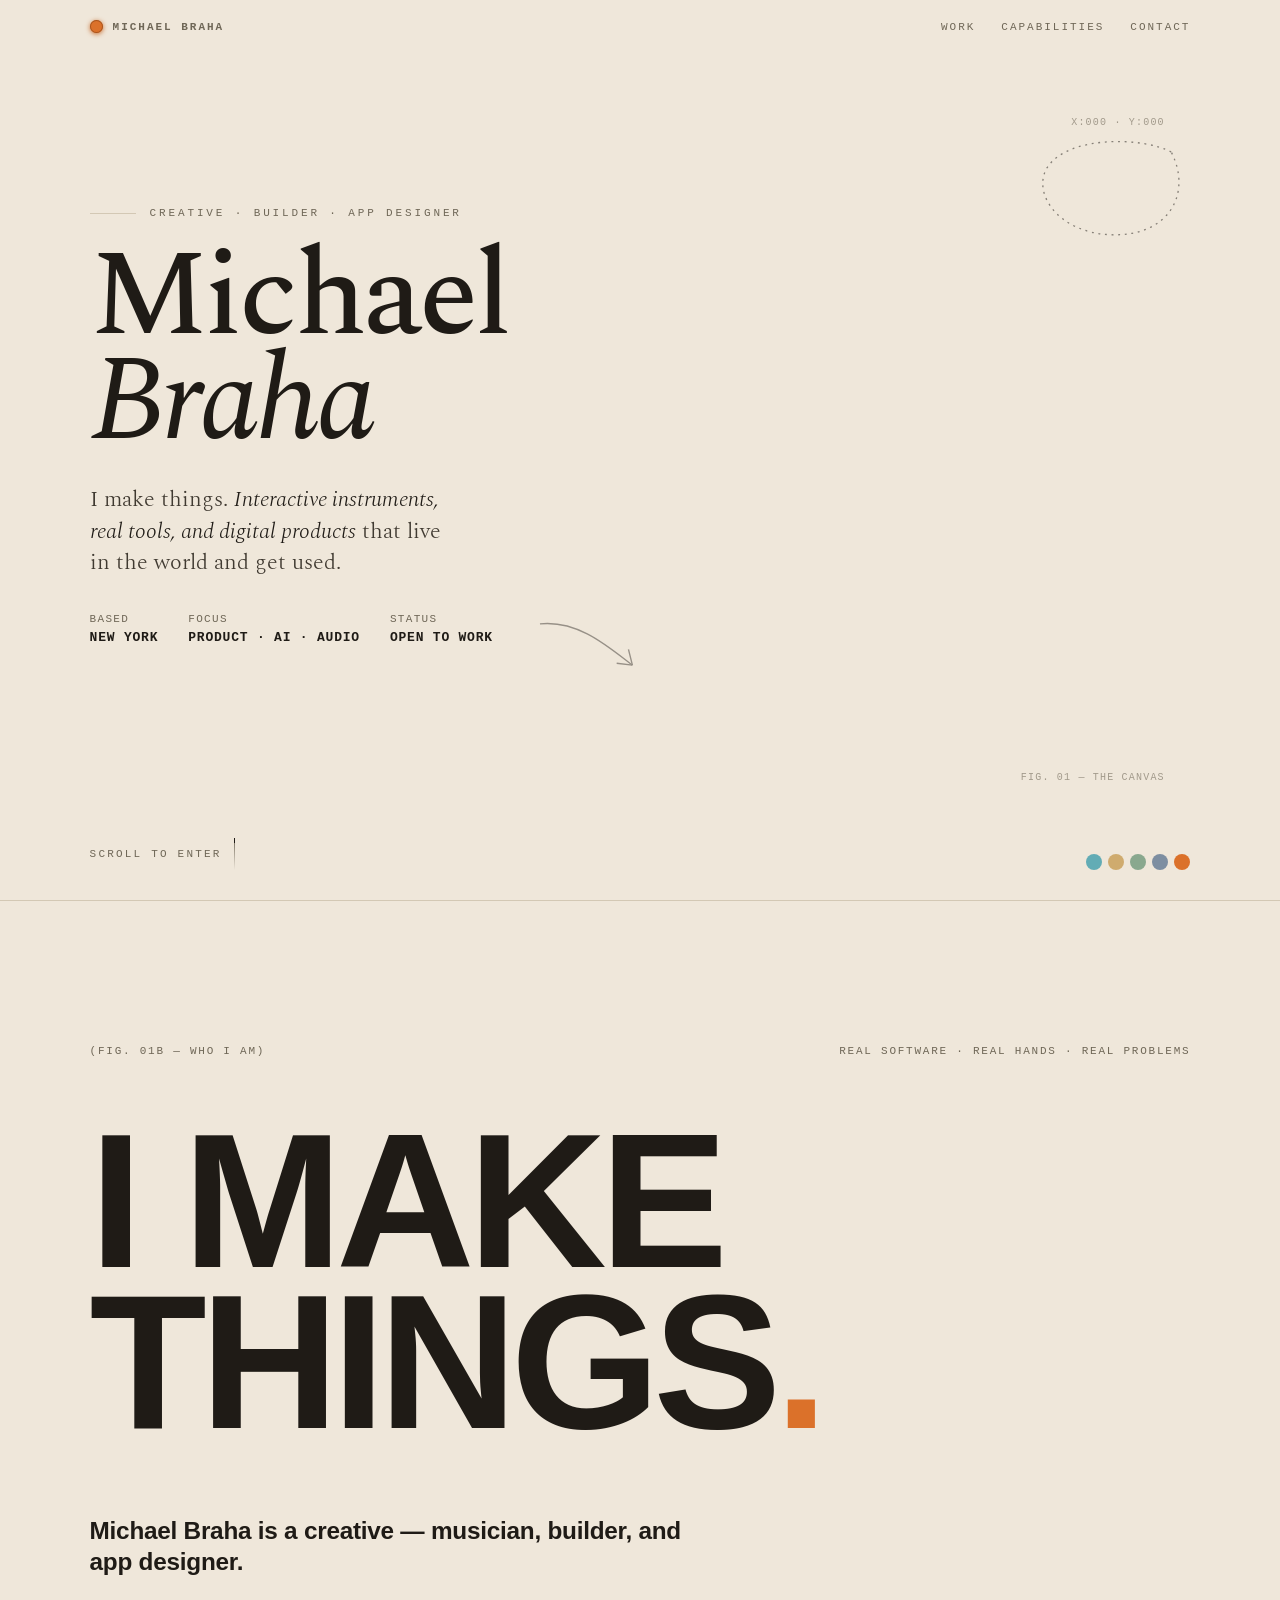
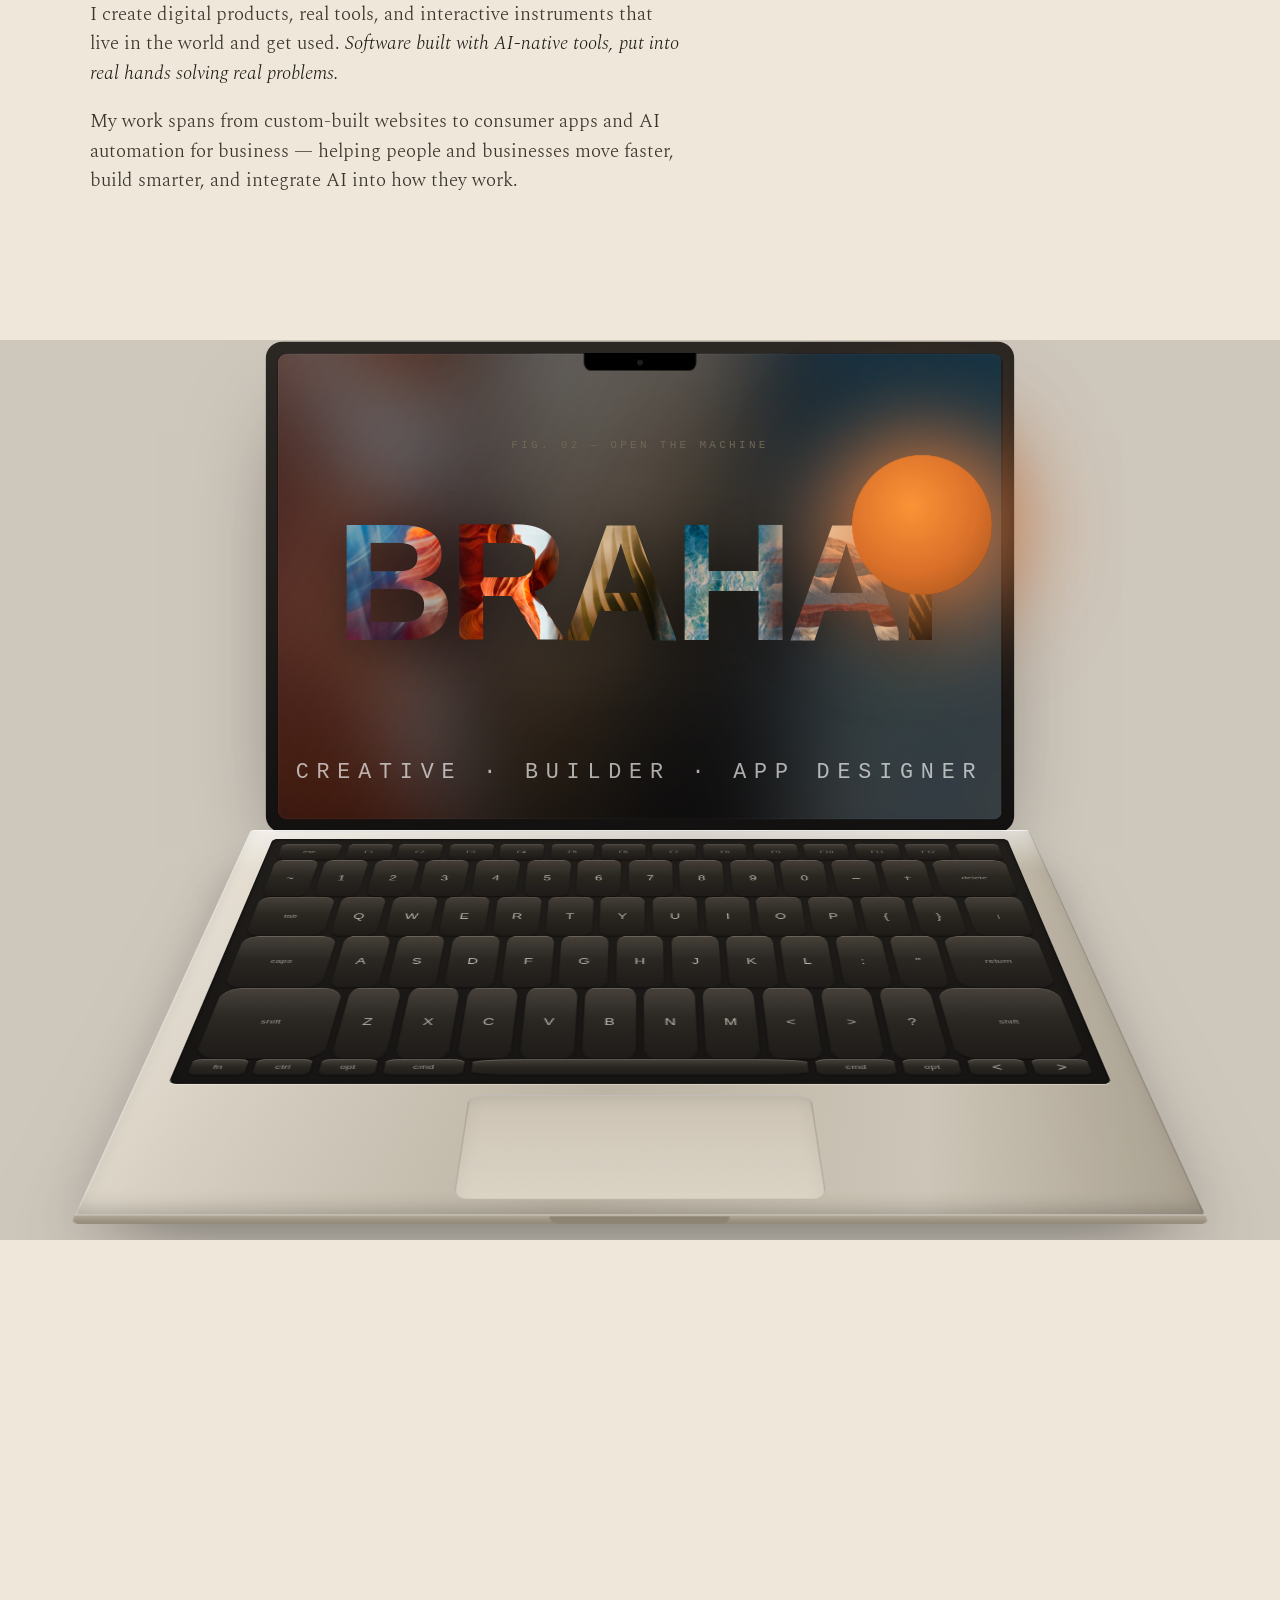
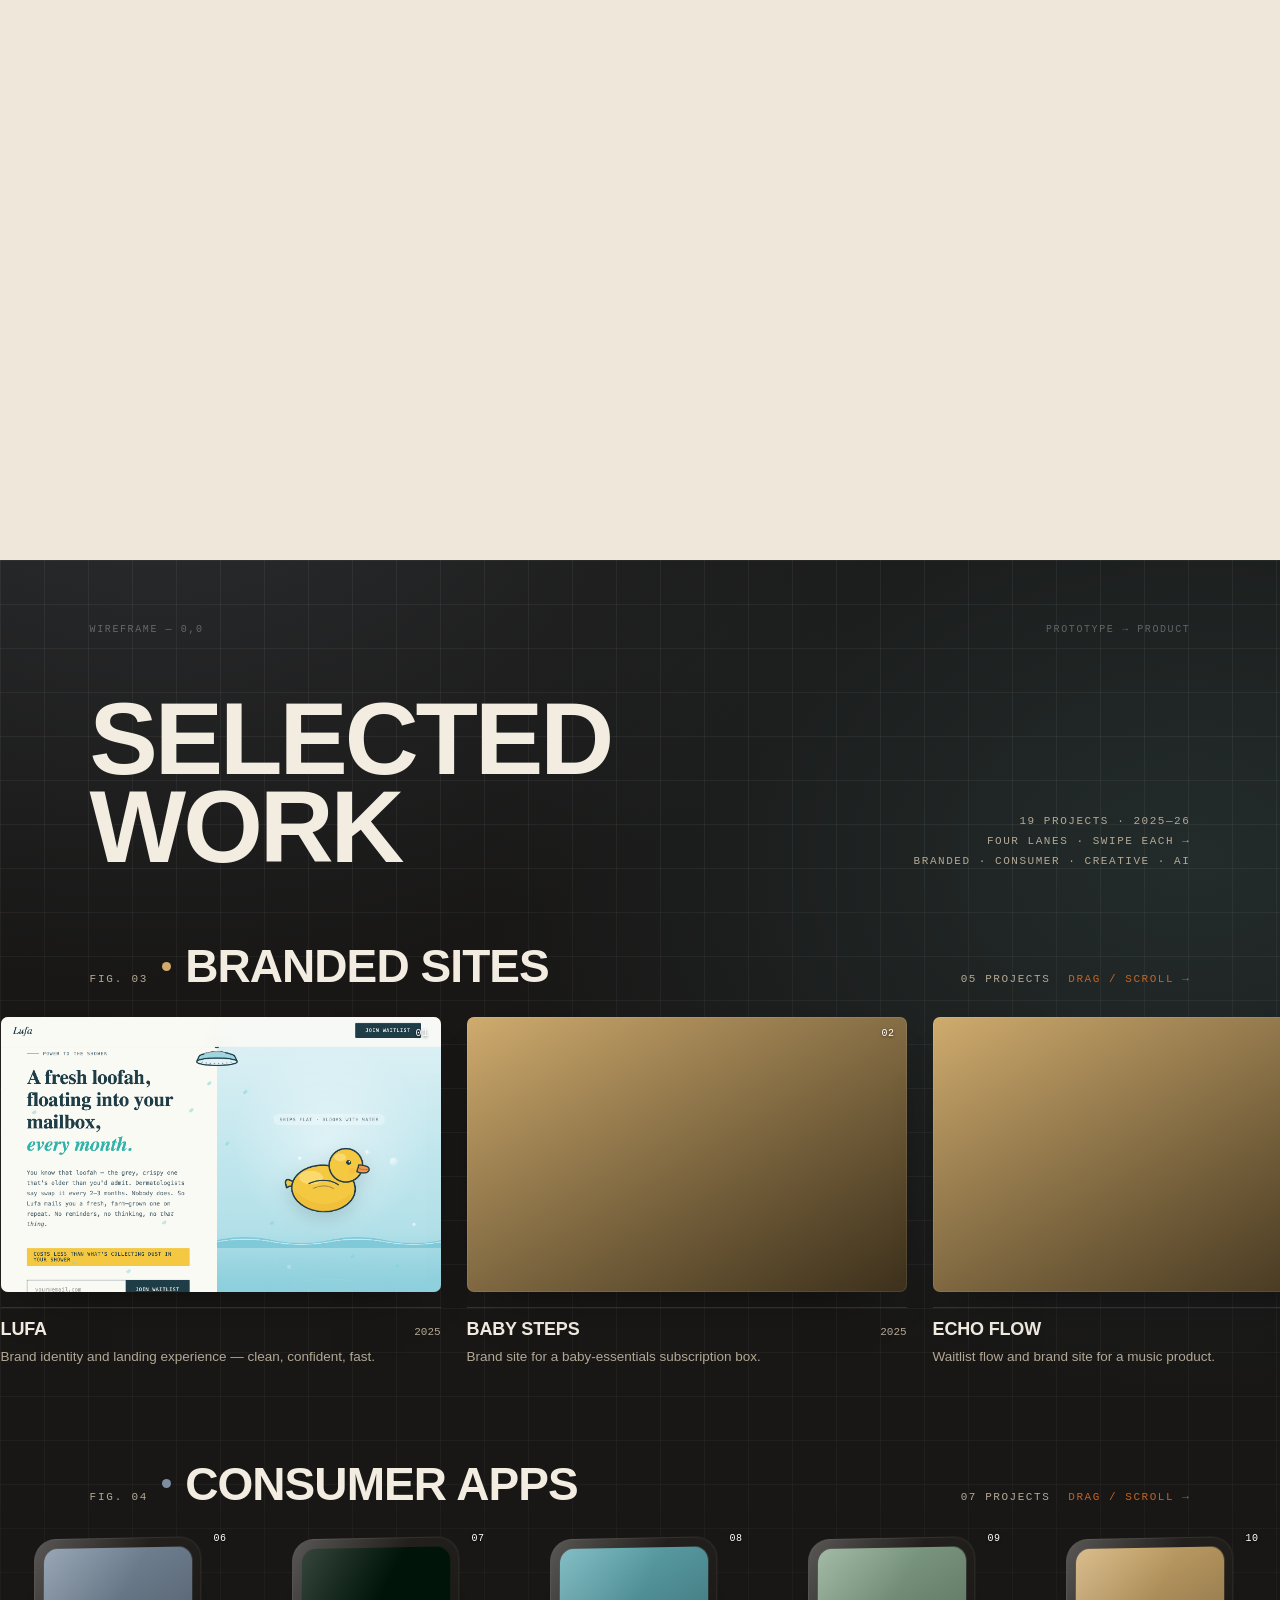
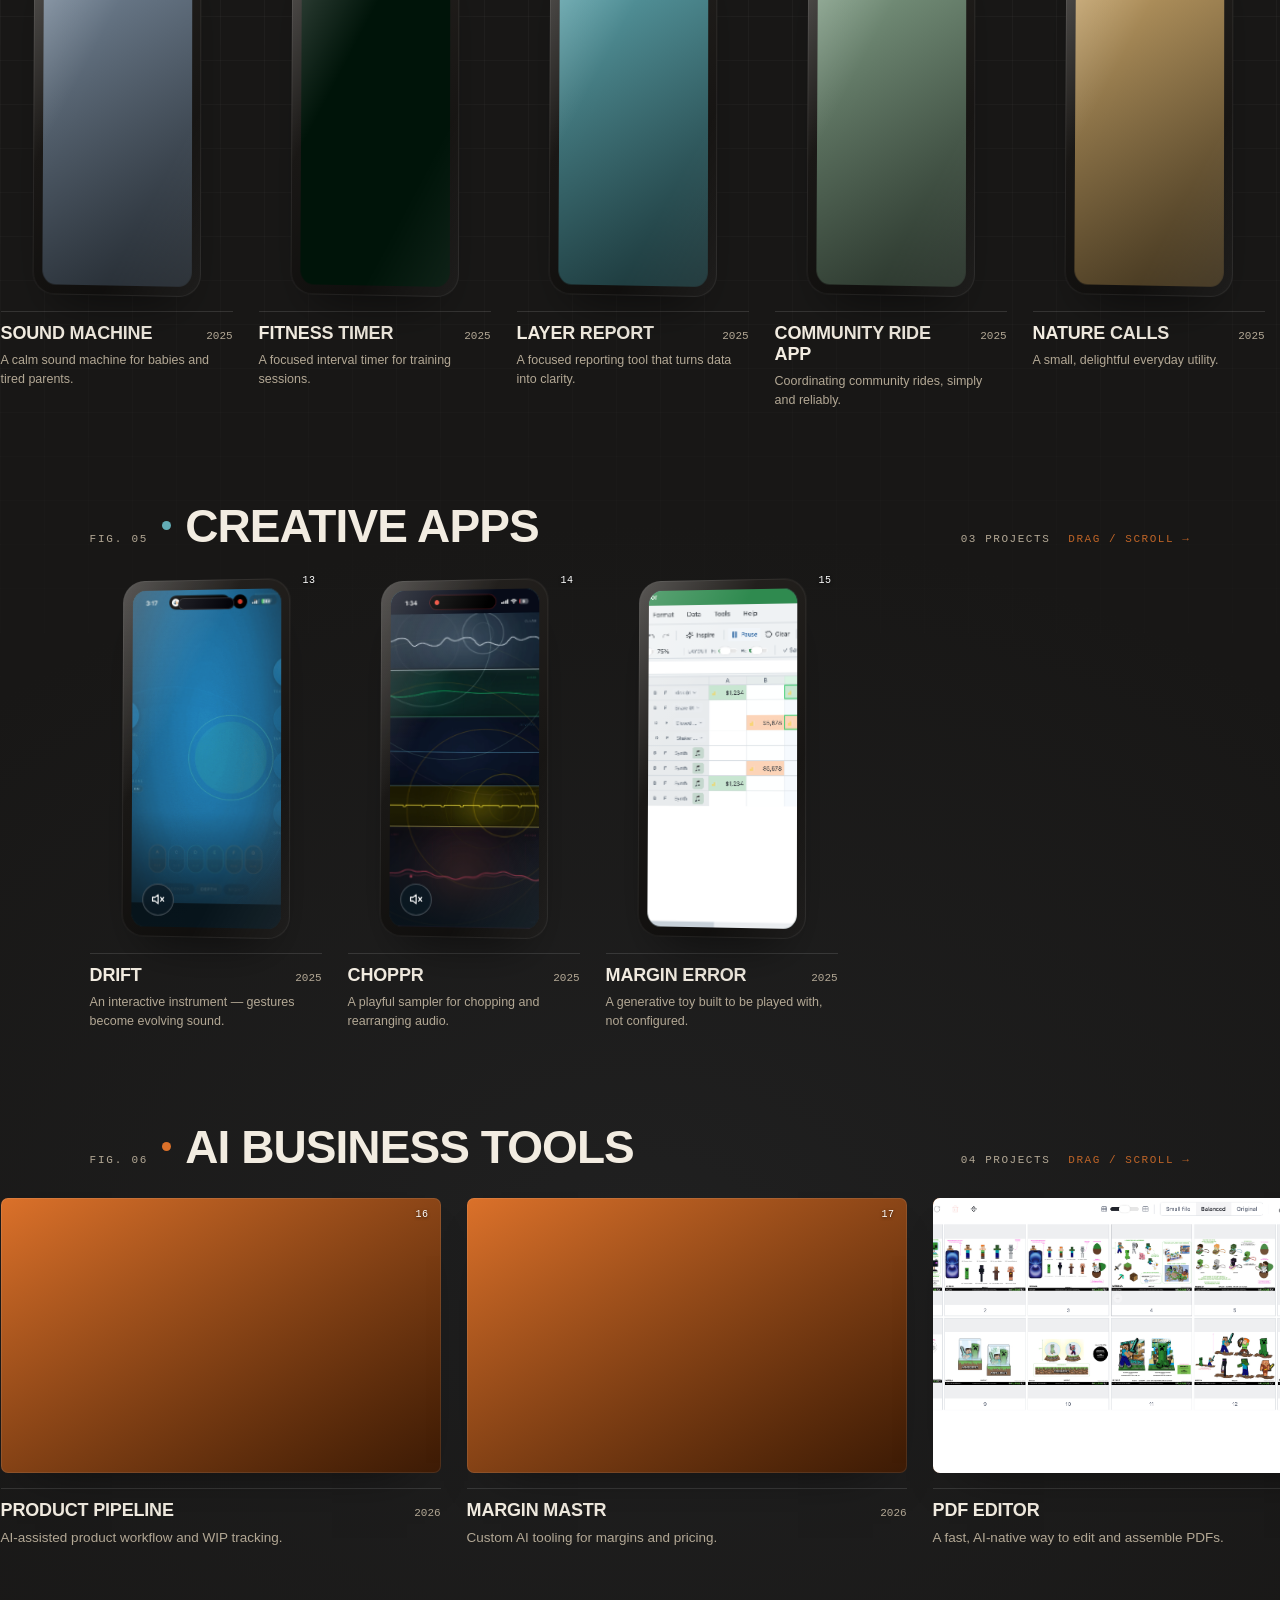
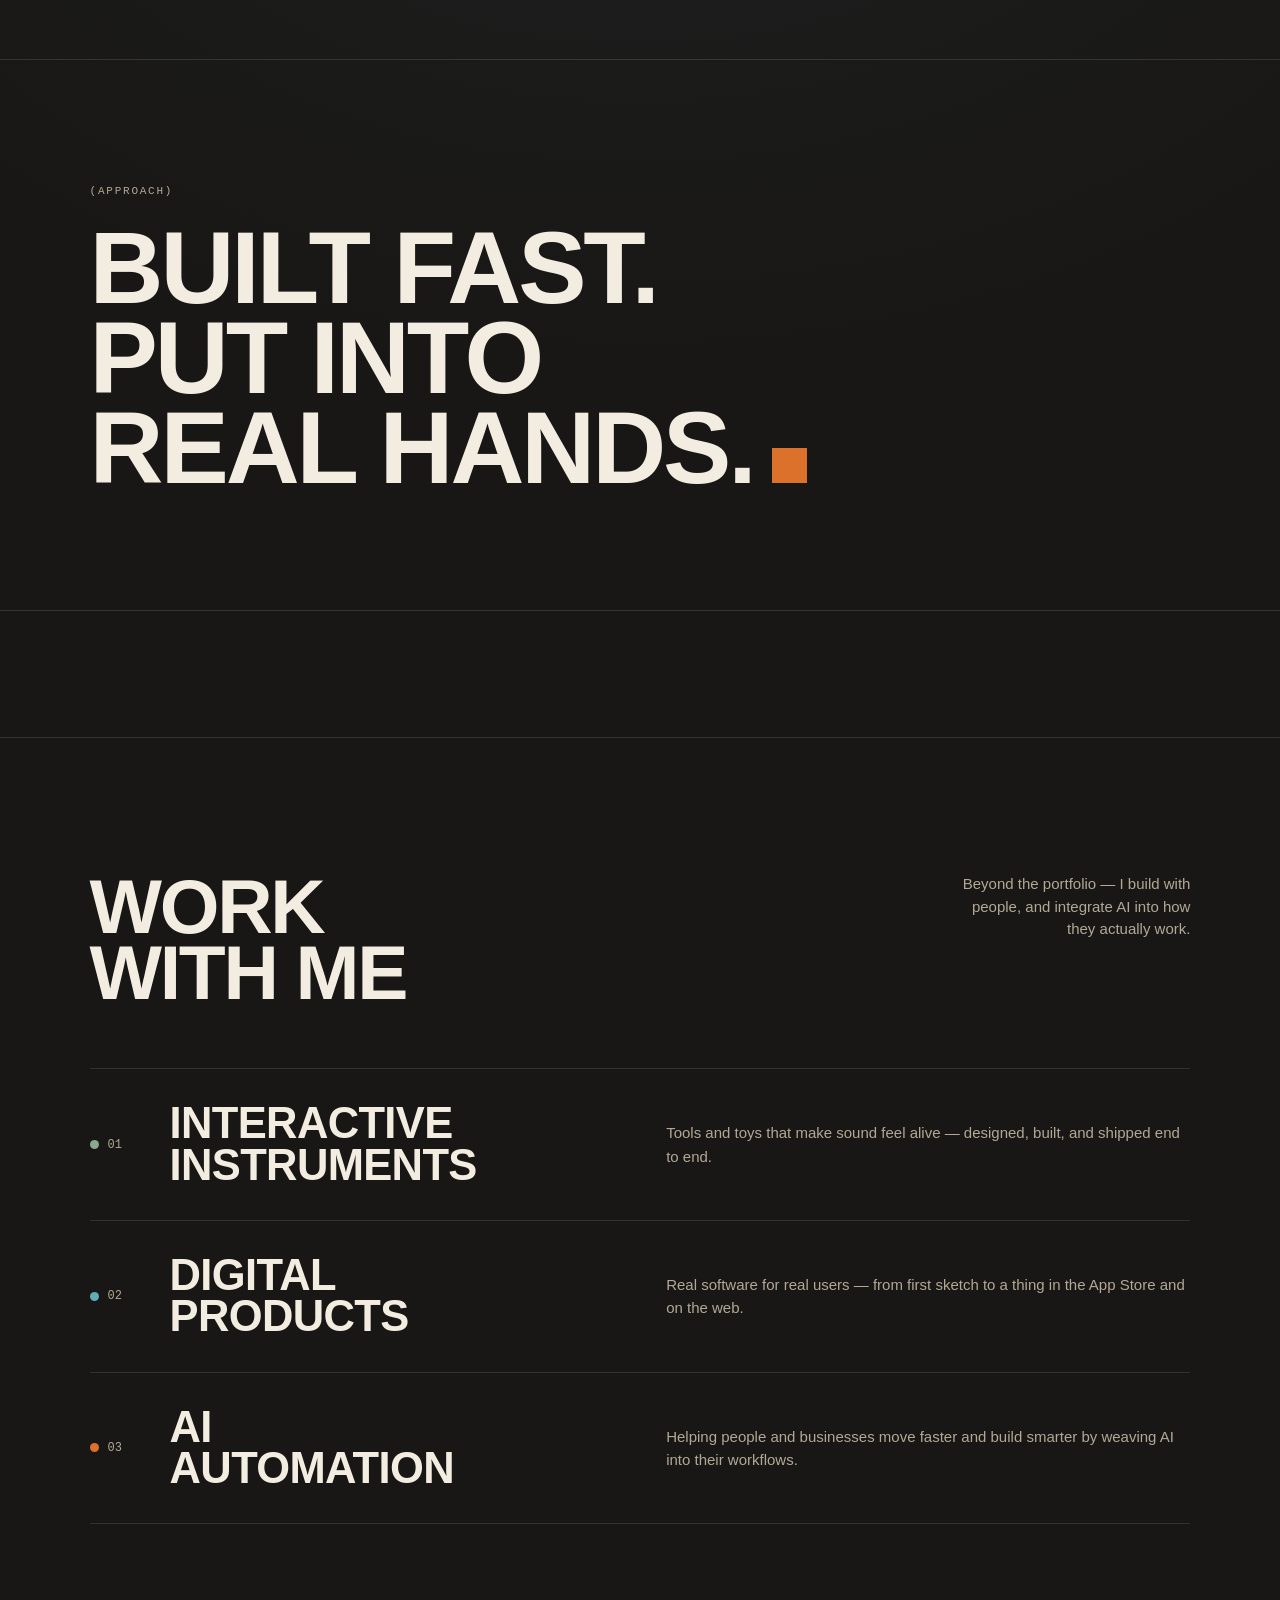
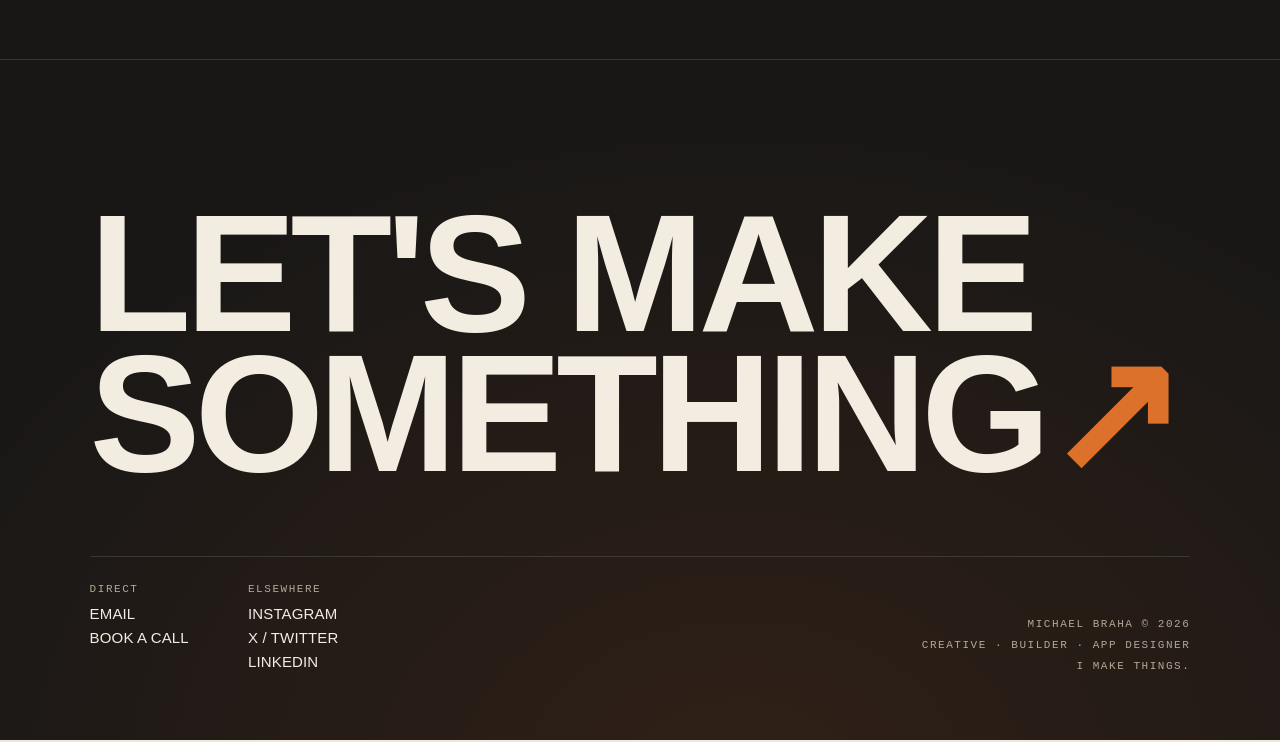
<file: michael-braha-portfolio 2/index.html>
<!DOCTYPE html>
<html lang="en">
<head>
<meta charset="utf-8" />
<meta name="viewport" content="width=device-width, initial-scale=1" />
<meta name="color-scheme" content="light" />
<title>Michael Braha — I make things</title>
<link rel="preconnect" href="https://fonts.googleapis.com">
<link rel="preconnect" href="https://fonts.gstatic.com" crossorigin>
<link href="https://fonts.googleapis.com/css2?family=Spectral:ital,wght@0,300;0,400;0,500;0,600;1,300;1,400;1,500&display=swap" rel="stylesheet">
<link rel="stylesheet" href="site.css?v=3" />
<script src="image-slot.js" defer></script>
</head>
<body>
<div class="grain"></div>
<div class="blueprint" id="blueprint" aria-hidden="true"></div>

<template id="__bundler_thumbnail">
<svg xmlns="http://www.w3.org/2000/svg" viewBox="0 0 400 400">
<rect width="400" height="400" fill="#14110f"/>
<rect x="158" y="158" width="84" height="84" rx="6" fill="#c9612b" transform="rotate(45 200 200)"/>
<text x="200" y="216" font-family="Helvetica,Arial,sans-serif" font-size="46" font-weight="800" fill="#f2ece1" text-anchor="middle">MB</text>
</svg>
</template>

<!-- ================= TWEAKS PANEL ================= -->
<div id="tweaks" aria-hidden="true">
  <div class="tk-head"><span class="tt">Tweaks</span><button class="x" id="tkClose" aria-label="Close">✕</button></div>
  <div class="tk-body">
    <div class="tk">
      <div class="lab">Role line</div>
      <input type="text" id="tkRole" />
    </div>
    <div class="tk">
      <div class="lab">Accent</div>
      <div class="swatches-row" id="tkAccent"></div>
    </div>
    <div class="tk">
      <div class="lab">Hero headline</div>
      <div class="seg" id="tkHero">
        <button data-v="serif">Serif</button>
        <button data-v="brutalist">Brutalist</button>
      </div>
    </div>
    <div class="tk tog"><div class="lab" style="margin:0">Motion</div><div class="sw-t" id="tkMotion"></div></div>
    <div class="tk tog"><div class="lab" style="margin:0">Paper grain</div><div class="sw-t" id="tkGrain"></div></div>
  </div>
</div>

<header class="chrome" id="chrome">
  <a class="brand" href="#top"><span class="gem"></span>Michael Braha</a>
  <nav>
    <a href="#work">Work</a>
    <a href="#capabilities">Capabilities</a>
    <a href="#contact">Contact</a>
  </nav>
</header>

<!-- ================= HERO ================= -->
<section class="hero" id="top" data-screen-label="Hero">
  <div class="lead-col">
    <div class="kick reveal"><span class="ln"></span><span class="role-text">Creative · Builder · App Designer</span></div>
    <h1 class="hname reveal d1"><span class="a">Michael</span><span class="b">Braha</span></h1>
    <p class="hlede reveal d2">I make things. <em>Interactive instruments, real tools, and digital products</em> that live in the world and get used.</p>
    <div class="hmeta reveal d3">
      <div class="it">Based<b>New York</b></div>
      <div class="it">Focus<b>Product · AI · Audio</b></div>
      <div class="it">Status<b>Open to work</b></div>
    </div>
  </div>
  <div class="hero-foot">
    <div class="scrollcue">Scroll to enter<span class="dl"></span></div>
    <div class="swatches">
      <i style="background:var(--teal)"></i><i style="background:var(--gold)"></i>
      <i style="background:var(--sage)"></i><i style="background:var(--slate)"></i>
      <i style="background:var(--orange)"></i>
    </div>
  </div>
  <div class="bp-mark m-circle" aria-hidden="true"><svg viewBox="0 0 170 110"><path d="M150 18 C120 2 40 0 18 35 C2 62 30 104 86 106 C150 108 172 60 150 18" fill="none" stroke="currentColor" stroke-width="1.4" stroke-dasharray="2 5"/></svg></div>
  <div class="bp-mark m-arrow" aria-hidden="true"><svg viewBox="0 0 120 60"><path d="M2 8 C40 4 70 30 96 50" fill="none" stroke="currentColor" stroke-width="1.4"/><path d="M96 50 L80 48 M96 50 L92 34" fill="none" stroke="currentColor" stroke-width="1.4"/></svg></div>
  <span class="bp-coord" style="top:13%;right:9vw">x:000 · y:000</span>
  <span class="bp-coord" style="bottom:13%;right:9vw">fig. 01 — the canvas</span>
</section>

<!-- ================= MANIFESTO ================= -->
<section class="manifesto" data-screen-label="Manifesto">
  <div class="mf-head">
    <span class="mf-idx reveal">(fig. 01b — who I am)</span>
    <span class="mf-idx reveal">Real software · real hands · real problems</span>
  </div>
  <h2 class="mf-big reveal">I make<br>things<span class="o">.</span></h2>

  <div class="mf-grid">
    <div class="mf-copy reveal d1">
      <p class="big-line">Michael Braha is a creative — musician, builder, and app designer.</p>
      <p>I create digital products, real tools, and interactive instruments that live in the world and get used. <em>Software built with AI-native tools, put into real hands solving real problems.</em></p>
      <p>My work spans from custom-built websites to consumer apps and AI automation for business — helping people and businesses move faster, build smarter, and integrate AI into how they work.</p>
    </div>
  </div>
</section>

<!-- ================= MACBOOK PIN ================= -->
<section class="pin" id="work" data-screen-label="BRAHAi machine">
  <div class="pin-stage" id="pinStage">
    <div class="stage-cap" id="cap">fig. 02 — open the machine</div>
    <div class="laptop" id="laptop">
      <div class="lid">
        <div class="screen">
          <div class="notch"><i></i></div>
          <div class="brahai-screen">
            <div class="bp-lush" aria-hidden="true"></div>
            <div class="brahai">
              <span class="bw">BRAHA</span><span class="bi"><span class="stem">&#x131;</span><span class="bdot"></span></span>
            </div>
            <div class="bsub">creative · builder · app designer</div>
          </div>
          <div class="bezel"></div>
          <div class="glare"></div>
        </div>
      </div>
      <div class="kbd-wrap">
        <div class="kbd">
          <div class="keys" id="keys"></div>
          <div class="trackpad"></div>
        </div>
      </div>
    </div>
    <div class="idot-bloom" id="idotBloom" aria-hidden="true"></div>
    <div class="bloom-i" id="bloomI" aria-hidden="true"><span class="bword">BRAH</span><span class="bA">A</span><span class="bi"><span class="istem">&#x131;</span><span class="idot"></span></span></div>
  </div>
</section>

<!-- ================= WORK ================= -->
<div class="dark-zone">
<div class="dark-grid" aria-hidden="true">
  <span class="dg-coord tl">wireframe — 0,0</span>
  <span class="dg-coord tr">prototype → product</span>
</div>
<section class="work" id="selected" data-screen-label="Selected Work">
  <div class="work-head">
    <h2 class="reveal">Selected<br>Work</h2>
    <div class="meta reveal d1">19 Projects · 2025—26<br>Four lanes · swipe each →<br>Branded · Consumer · Creative · AI</div>
  </div>
  <div id="lanes"></div>

  <!-- statement -->
  <div class="statement reveal">
    <span class="st-idx">(Approach)</span>
    <div class="q">Built fast.<br>Put into<br>real hands.</div>
  </div>
</section>

<!-- ================= CAPABILITIES ================= -->
<section class="caps" id="capabilities" data-screen-label="Capabilities">
  <div class="caps-top">
    <h2 class="reveal">Work<br>with me</h2>
    <p class="reveal d1">Beyond the portfolio — I build with people, and integrate AI into how they actually work.</p>
  </div>
  <div class="cap-row reveal">
    <div class="n"><span class="d" style="background:var(--sage)"></span>01</div>
    <h3>Interactive<br>Instruments</h3>
    <p>Tools and toys that make sound feel alive — designed, built, and shipped end to end.</p>
  </div>
  <div class="cap-row reveal d1">
    <div class="n"><span class="d" style="background:var(--teal)"></span>02</div>
    <h3>Digital<br>Products</h3>
    <p>Real software for real users — from first sketch to a thing in the App Store and on the web.</p>
  </div>
  <div class="cap-row reveal d2">
    <div class="n"><span class="d" style="background:var(--orange)"></span>03</div>
    <h3>AI<br>Automation</h3>
    <p>Helping people and businesses move faster and build smarter by weaving AI into their workflows.</p>
  </div>
</section>

<!-- ================= CONTACT ================= -->
<section class="contact" id="contact" data-screen-label="Contact">
  <h2 class="ct-big reveal">Let's make<br>something<a href="mailto:brahamail7791@gmail.com"><span class="arrow">↗</span></a></h2>
  <div class="ct-row reveal d1">
    <div class="ct-links">
      <div class="grp">
        <div class="l">Direct</div>
        <a href="mailto:brahamail7791@gmail.com">Email</a>
        <a href="#">Book a call</a>
      </div>
      <div class="grp">
        <div class="l">Elsewhere</div>
        <a href="#">Instagram</a>
        <a href="#">X / Twitter</a>
        <a href="#">LinkedIn</a>
      </div>
    </div>
    <div class="ct-sign">Michael Braha © 2026<br><span class="role-text">Creative · Builder · App Designer</span><br>I make things.</div>
  </div>
</section>
</div><!-- /dark-zone -->

<script>
/* ---- selected work (filterable) ---- */
(function(){
  const P=[
    {n:'Drift',c:'creative',y:'2025',col:'s-teal',dev:'phone',ph:'screen recording',d:'An interactive instrument — gestures become evolving sound.'},
    {n:'Choppr',c:'creative',y:'2025',col:'s-teal',dev:'phone',vid:'assets/choppr.mp4',poster:'assets/choppr-poster.png',noisland:true,d:'A playful sampler for chopping and rearranging audio.'},
    {n:'Margin Error',c:'creative',y:'2025',col:'s-teal',dev:'phone',img:'assets/shot-margin-error.png',noisland:true,d:'A generative toy built to be played with, not configured.'},
    {n:'Lufa',c:'branded',y:'2025',col:'s-gold',dev:'site',img:'assets/shot-lufa.png',d:'Brand identity and landing experience — clean, confident, fast.'},
    {n:'Baby Steps',c:'branded',y:'2025',col:'s-gold',dev:'site',img:'assets/shot-baby-steps.png',d:'Brand site for a baby-essentials subscription box.'},
    {n:'Echo Flow',c:'branded',y:'2025',col:'s-gold',dev:'site',img:'assets/shot-echo-flow.png',d:'Waitlist flow and brand site for a music product.'},
    {n:'Rewardly',c:'branded',y:'2025',col:'s-gold',dev:'site',img:'assets/shot-rewardly.png',d:'Marketing site for a rewards & perks platform.'},
    {n:'Snack Labs',c:'branded',y:'2025',col:'s-gold',dev:'site',img:'assets/shot-snack-labs.png',d:'Brand site for a better-for-you snack venture.'},
    {n:'Sound Machine',c:'consumer',y:'2025',col:'s-slate',dev:'phone',img:'assets/shot-sound-machine.png',noisland:true,d:'A calm sound machine for babies and tired parents.'},
    {n:'Fitness Timer',c:'consumer',y:'2025',col:'s-rose',dev:'phone',img:'assets/shot-fitness-timer.png',noisland:true,bg:'#001409',d:'A focused interval timer for training sessions.'},
    {n:'Layer Report',c:'consumer',y:'2025',col:'s-teal',dev:'phone',img:'assets/shot-layer-report.png',noisland:true,d:'A focused reporting tool that turns data into clarity.'},
    {n:'Rides',c:'consumer',y:'2025',col:'s-sage',dev:'phone',img:'assets/shot-rides.png',noisland:true,d:'Coordinating community rides, simply and reliably.'},
    {n:'Nature Calls',c:'consumer',y:'2025',col:'s-gold',dev:'phone',img:'assets/shot-nature-calls.png',noisland:true,d:'A small, delightful everyday utility.'},
    {n:'RonLog',c:'consumer',y:'2025',col:'s-slate',dev:'phone',img:'assets/shot-ronlog.png',noisland:true,bg:'#f2fbff',d:'Baby monitoring and logging, pared back to essentials.'},
    {n:'luum',c:'consumer',y:'2025',col:'s-teal',dev:'tablet',img:'assets/shot-luum.png',bg:'#ebe5d8',d:'A clean, focused reading experience for long-form.'},
    {n:'Product Pipeline',c:'ai',y:'2026',col:'s-orange',dev:'tool',img:'assets/shot-product-pipeline.png',d:'AI-assisted product workflow and WIP tracking.'},
    {n:'Margin Mastr',c:'ai',y:'2026',col:'s-orange',dev:'tool',img:'assets/shot-margin-mastr.png',d:'Custom AI tooling for margins and pricing.'},
    {n:'PDF Editor',c:'ai',y:'2026',col:'s-orange',dev:'tool',img:'assets/shot-pdf-editor.png',d:'A fast, AI-native way to edit and assemble PDFs.'},
    {n:'Video Hosting',c:'ai',y:'2025',col:'s-orange',dev:'tool',img:'assets/shot-video-hosting.png',d:'A simple, no-friction way to host and share video.'}
  ];
  const WIDE=new Set(['Lufa','Baby Steps','Echo Flow','Rewardly','Snack Labs','Product Pipeline','Margin Mastr','PDF Editor','Video Hosting','luum']);
  const LABEL={'Rides':'Community Ride App'};
  const CATS=[
    {k:'branded', t:'Branded Sites',     dot:'var(--gold)'},
    {k:'consumer',t:'Consumer Apps',     dot:'var(--slate)'},
    {k:'creative',t:'Creative Apps',     dot:'var(--teal)'},
    {k:'ai',      t:'AI Business Tools', dot:'var(--orange)'}
  ];
  const slug=s=>s.toLowerCase().replace(/[^a-z0-9]+/g,'-');
  const lanes=document.getElementById('lanes');
  let html='', fig=3, gN=0;
  CATS.forEach(cat=>{
    const items=P.filter(p=>p.c===cat.k);
    let cards='';
    items.forEach(p=>{
      gN++;
      const form=WIDE.has(p.n)?'wide':'mobile';
      const dev=p.dev||'site';
      const name=LABEL[p.n]||p.n;
      const ph=p.ph||'Coming soon';
      const fit='cover';
      const bg=p.bg?' style="background:'+p.bg+'"':'';
      const isVid = p.n==='Drift' || p.vid;
      const baseImg = p.n==='Drift' ? 'assets/drift.gif' : (p.poster||'');
      let media = p.img
        ? '<img class="shot" src="'+p.img+'" alt="'+name+' — app screen" loading="lazy" decoding="async">'
        : isVid
        ? '<div class="driftmedia" data-vsrc="'+(p.vid||'')+'"'+(p.trim?' data-trim':'')+'>'
            +'<video class="dvid" muted loop playsinline preload="'+(p.vid?'auto':'metadata')+'"'+(p.poster?' poster="'+p.poster+'"':'')+'></video>'
            +'<img class="dgif" src="'+baseImg+'" alt="'+name+' — live demo" loading="lazy" decoding="async">'
            +'<span class="dfade"></span>'
            +'<button class="dvol" type="button" aria-label="Play sound" hidden>'
              +'<svg viewBox="0 0 24 24" width="15" height="15" fill="none" stroke="currentColor" stroke-width="1.8" stroke-linecap="round" stroke-linejoin="round"><path d="M4 9v6h4l5 4V5L8 9H4z"/><line class="slash" x1="17" y1="9" x2="22" y2="15"/><line class="slash" x1="22" y1="9" x2="17" y2="15"/></svg>'
            +'</button>'
          +'</div>'
        : '<image-slot id="shot-'+slug(p.n)+'" class="slot" shape="rect" fit="'+fit+'" placeholder="'+ph+'"></image-slot>';
      const island=p.noisland?'':'<span class="island"></span>';
      // image-slot drag-drop only works inside the editor (window.omelette); on the
      // deployed site that empty "Drop an image" box is unusable, so swap in a
      // styled "Coming soon" placeholder when the editor bridge is absent.
      if(!(window.omelette && window.omelette.writeFile) && !p.img && !p.vid && p.n!=='Drift'){
        media='<div class="phslot"><span class="phlabel">'+ph+'</span></div>';
      }
      let visual, frameCls;
      if(dev==='phone'){
        visual='<div class="phone"><div class="pscreen '+p.col+'"'+bg+'>'+media+'</div>'+island+'<span class="pgloss"></span></div>';
        frameCls='frame shell';
      } else if(dev==='tablet'){
        visual='<div class="tablet"><div class="tscreen '+p.col+'"'+bg+'>'+media+'</div><span class="tcam"></span><span class="pgloss"></span></div>';
        frameCls='frame shell';
      } else {
        visual=media;
        frameCls='frame '+p.col;
      }
      cards+='<article class="pcard '+form+(isVid?' isdrift':'')+' dev-'+dev+'">'
        +'<div class="'+frameCls+'">'
        +visual
        +'<span class="num">'+String(gN).padStart(2,'0')+'</span>'
        +'</div>'
        +'<div class="pmeta"><h4>'+name+'</h4><span class="yr">'+p.y+'</span></div>'
        +'<p class="pdesc">'+p.d+'</p>'
        +'</article>';
    });
    const figLbl='fig. '+String(fig++).padStart(2,'0');
    html+='<section class="lane reveal" data-cat="'+cat.k+'">'
      +'<div class="lane-head">'
      +'<div class="lh-l"><span class="lfig">'+figLbl+'</span><span class="ldot" style="background:'+cat.dot+'"></span><h3>'+cat.t+'</h3></div>'
      +'<div class="lh-r"><span class="lcount">'+String(items.length).padStart(2,'0')+' projects</span><span class="lhint">Drag / scroll →</span></div>'
      +'</div>'
      +'<div class="lane-track" tabindex="0">'+cards+'</div>'
      +'</section>';
  });
  lanes.innerHTML=html;
  /* drag-to-scroll on each lane */
  document.querySelectorAll('.lane-track').forEach(tr=>{
    let down=false,sx=0,sl=0,moved=false;
    tr.addEventListener('pointerdown',e=>{if(e.target.closest('image-slot'))return;down=true;moved=false;sx=e.clientX;sl=tr.scrollLeft;try{tr.setPointerCapture(e.pointerId);}catch(_){}tr.classList.add('drag');});
    tr.addEventListener('pointermove',e=>{if(!down)return;const dx=e.clientX-sx;if(Math.abs(dx)>4)moved=true;tr.scrollLeft=sl-dx;});
    const up=()=>{down=false;tr.classList.remove('drag');};
    tr.addEventListener('pointerup',up);tr.addEventListener('pointercancel',up);
    tr.addEventListener('click',e=>{if(moved){e.preventDefault();e.stopPropagation();}},true);
  });

  /* ---- live-demo media: poster/GIF base + looping <video> (sound toggle; optional trim+fade) ---- */
  (function(){
    document.querySelectorAll('.driftmedia').forEach(box=>{
      const v=box.querySelector('.dvid'), vol=box.querySelector('.dvol');
      const src=box.getAttribute('data-vsrc');
      if(!src){ return; }                      // no decodable clip → poster/GIF loops on its own
      const trim=box.hasAttribute('data-trim');
      const IN=6, OUT=30, FADE=1.1;            // trim window + crossfade seconds
      let ready=false;
      v.addEventListener('loadeddata',()=>{
        ready=true; box.classList.add('hasvid');
        if(trim){ try{ v.currentTime=IN; }catch(e){} } else { v.style.opacity=1; }
        v.play().catch(()=>{});
        if(vol) vol.hidden=false;
      });
      v.addEventListener('error',()=>{ box.classList.remove('hasvid'); }); // fall back to poster
      if(trim){
        v.addEventListener('timeupdate',()=>{
          if(!ready) return;
          const t=v.currentTime;
          if(t>=OUT){ v.currentTime=IN; return; }
          const up=Math.min(1,(t-IN)/FADE);
          const down=Math.min(1,(OUT-t)/FADE);
          v.style.opacity=Math.max(0,Math.min(up,down)).toFixed(3);
        });
      }
      if(vol){
        vol.addEventListener('click',(e)=>{
          e.stopPropagation();
          v.muted=!v.muted;
          vol.classList.toggle('on',!v.muted);
          vol.setAttribute('aria-label',v.muted?'Play sound':'Mute');
          if(!v.muted) v.play().catch(()=>{});
        });
      }
      /* preview/bundle servers may not honor Range requests, which breaks a direct
         <video src>; loading through a Blob URL decodes reliably (also for data: URIs). */
      fetch(src).then(r=>r.blob()).then(b=>{ v.src=URL.createObjectURL(b); })
        .catch(()=>{ v.src=src; });
    });
  })();
})();

/* ---- reveal observer ---- */
(function(){
  const io=new IntersectionObserver((es)=>{es.forEach(e=>{if(e.isIntersecting){e.target.classList.add('in');io.unobserve(e.target);}});},{threshold:.16,rootMargin:'0px 0px -8% 0px'});
  const els=document.querySelectorAll('.reveal');
  els.forEach(el=>io.observe(el));
  /* scroll-based fallback: runs on every scroll so reveals land even if IO misfires
     (observed on desktop Chrome when overflow-x is set on body) */
  function revealVisible(){
    document.querySelectorAll('.reveal:not(.in)').forEach(el=>{
      const r=el.getBoundingClientRect();
      if(r.top<innerHeight*0.92&&r.bottom>0)el.classList.add('in');
    });
  }
  addEventListener('scroll',revealVisible,{passive:true});
  document.addEventListener('scroll',revealVisible,{passive:true});
  window.__revealVisible=revealVisible;
  /* force-reveal anything already in view after first paint — both paths,
     since rAF can be suspended on some desktop Chrome/Edge setups */
  requestAnimationFrame(()=>requestAnimationFrame(()=>{ revealVisible(); }));
  setTimeout(revealVisible,120);
  setTimeout(revealVisible,600);
})();

/* ---- MacBook keyboard (generated, real QWERTY) ---- */
(function(){
  const keys=document.getElementById('keys'); if(!keys) return;
  // [label, flexUnits, extraClass]
  const U=1, esc='esc';
  const rows=[
    // function row
    [['esc',1.4,'fnk'],['F1',1,'fnk'],['F2',1,'fnk'],['F3',1,'fnk'],['F4',1,'fnk'],['F5',1,'fnk'],['F6',1,'fnk'],['F7',1,'fnk'],['F8',1,'fnk'],['F9',1,'fnk'],['F10',1,'fnk'],['F11',1,'fnk'],['F12',1,'fnk'],['',1,'fnk']],
    // number row
    [['~',1],['1',1],['2',1],['3',1],['4',1],['5',1],['6',1],['7',1],['8',1],['9',1],['0',1],['–',1],['+',1],['delete',1.7,'wk']],
    // qwerty
    [['tab',1.7,'wk'],['Q',1],['W',1],['E',1],['R',1],['T',1],['Y',1],['U',1],['I',1],['O',1],['P',1],['{',1],['}',1],['|',1.3,'wk']],
    // asdf
    [['caps',2,'wk'],['A',1],['S',1],['D',1],['F',1],['G',1],['H',1],['J',1],['K',1],['L',1],[':',1],['"',1],['return',2,'wk']],
    // zxcv
    [['shift',2.4,'wk'],['Z',1],['X',1],['C',1],['V',1],['B',1],['N',1],['M',1],['<',1],['>',1],['?',1],['shift',2.4,'wk']],
    // bottom
    [['fn',1,'sm'],['ctrl',1,'sm'],['opt',1,'sm'],['cmd',1.4,'sm cmd'],['',6,'space'],['cmd',1.4,'sm cmd'],['opt',1,'sm'],['<',1,'arr'],['>',1,'arr']]
  ];
  let h='';
  rows.forEach((row,ri)=>{
    h+='<div class="krow'+(ri===0?' fn':'')+'">';
    row.forEach(([label,units,cls])=>{
      h+='<span class="key '+(cls||'')+'" style="flex:'+units+'"><span class="kc">'+label+'</span></span>';
    });
    h+='</div>';
  });
  keys.innerHTML=h;
})();

/* ---- laptop open + zoom + dive into the "i" + bloom to dark ---- */
const pin=document.querySelector('.pin');
const pinStage=document.querySelector('.pin-stage');
const darkZone=document.querySelector('.dark-zone');
const laptop=document.getElementById('laptop');
const cap=document.getElementById('cap');
const chrome=document.getElementById('chrome');
const screenEl=laptop.querySelector('.screen');
const bloom=document.getElementById('idotBloom');
const dotEl=laptop.querySelector('.brahai .bdot');
const bloomI=document.getElementById('bloomI');
let tScale=1,cScale=1,tDy=0,cDy=0,tDark=0,cDark=0,tFade=0,cFade=0,tKrot=86,cKrot=86,tKop=1,cKop=1,tBloom=0,cBloom=0,first=true;
const clamp=(v,a,b)=>Math.max(a,Math.min(b,v));
const lerp=(a,b,t)=>a+(b-a)*t;
const easeIO=t=>t<0.5?2*t*t:1-Math.pow(-2*t+2,2)/2;
const easeOut=t=>1-Math.pow(1-t,3);
const easeIn=t=>t*t;
const CREAM=[239,231,218], DARKC=[19,17,15];
const mix=(t)=>'rgb('+CREAM.map((c,i)=>Math.round(lerp(c,DARKC[i],t))).join(',')+')';

function measure(){
  let el=screenEl,y=0;
  while(el && el!==laptop){y+=el.offsetTop;el=el.offsetParent;}
  const lapH=laptop.offsetHeight||1;
  const sc=y+screenEl.offsetHeight/2;
  laptop.style.transformOrigin='50% '+(sc/lapH*100).toFixed(2)+'%';
  return {lapH,sc};
}
function compute(){
  const vh=innerHeight,vw=innerWidth;
  const m=measure();
  const r=pin.getBoundingClientRect();
  const total=pin.offsetHeight-vh;
  const p=clamp((-r.top)/total,0,1);

  /* keep the laptop GPU-promoted ONLY while the pin is near the viewport —
     a permanent will-change holds a large composited layer for the whole page */
  laptop.style.willChange=(r.bottom>-vh && r.top<vh*2)?'transform':'auto';

  /* keyboard tilts open early, then folds away as we zoom */
  const op=clamp(p/0.16,0,1);
  tKrot=lerp(86,57,easeOut(op));
  const kFold=clamp((p-0.28)/0.16,0,1);
  tKop=1-kFold;

  /* screen scales to fill viewport */
  const sw=screenEl.offsetWidth||vw*.5, sh=screenEl.offsetHeight||vw*.3;
  const fill=Math.max(vw/sw,vh/sh)*1.02;
  const zp=clamp((p-0.10)/0.50,0,1);
  const eased=easeIO(zp);
  tScale=lerp(1,fill,eased);
  tDy=(m.lapH/2-m.sc)*eased;
  tFade=clamp((zp-0.55)/0.4,0,1);

  /* dive into the orange "i" dot — bloom floods outward */
  const dp=clamp((p-0.60)/0.24,0,1);
  tBloom=easeIn(dp)*52;

  /* the i becomes Ai, then BRAH resolves into the signature */
  const ip=clamp((p-0.79)/0.12,0,1);
  bloomI.style.opacity=clamp(ip*1.8,0,1).toFixed(3);
  bloomI.style.transform='translate(-50%,-50%) scale('+lerp(0.72,1,easeOut(ip)).toFixed(3)+')';
  const wp=clamp((p-0.90)/0.1,0,1);
  const bword=bloomI.querySelector('.bword');
  if(bword){bword.style.opacity=wp.toFixed(3);bword.style.transform='translateX('+lerp(0.16,0,easeOut(wp)).toFixed(3)+'em)';}

  /* background cream -> dark */
  tDark=clamp((p-0.04)/0.5,0,1);
  const bp=document.getElementById('blueprint'); if(bp) bp.style.opacity=(1-clamp(tDark*1.35,0,1)).toFixed(3);

  if(p>0.60){cap.style.opacity=clamp(1-(p-0.60)/0.12,0,1);cap.style.color='rgba(255,255,255,.55)';cap.textContent='fig. 03 \u2014 BRAHAi';}
  else{cap.style.opacity=clamp(1-p/0.4,0,1);cap.style.color='var(--ink-soft)';cap.textContent='fig. 02 \u2014 open the machine';}
}
const lidEl=laptop.querySelector('.lid');
const glareEl=laptop.querySelector('.glare');
let running=false,lastFrame=0;
function wake(){ if(!running){ running=true; requestAnimationFrame(raf); } }
function raf(){
  lastFrame=Date.now();
  if(frame()){ running=false; return; }
  requestAnimationFrame(raf);
}
/* one animation step; returns true once everything has settled */
function frame(){
  if(first){cScale=tScale;cDy=tDy;cDark=tDark;cFade=tFade;cKrot=tKrot;cKop=tKop;cBloom=tBloom;first=false;}
  cScale=lerp(cScale,tScale,0.14);
  cDy=lerp(cDy,tDy,0.14);
  cDark=lerp(cDark,tDark,0.1);
  cFade=lerp(cFade,tFade,0.16);
  cKrot=lerp(cKrot,tKrot,0.16);
  cKop=lerp(cKop,tKop,0.16);
  cBloom=lerp(cBloom,tBloom,0.18);
  laptop.style.transform='translateY('+cDy.toFixed(1)+'px) scale('+cScale.toFixed(3)+')';
  laptop.style.setProperty('--kbd-rot',cKrot.toFixed(2)+'deg');
  laptop.style.setProperty('--kbd-op',cKop.toFixed(3));
  lidEl.style.borderRadius=(16-cFade*16)+'px';
  lidEl.style.padding=(12-cFade*12)+'px';
  lidEl.style.boxShadow=cFade>0.9?'none':'0 50px 90px -34px rgba(15,10,6,.55)';
  glareEl.style.opacity=(1-cFade*0.85);
  /* anchor the bloom to the live i-dot — only read layout while it's visible */
  if(cBloom>0.02||tBloom>0.02){
    const dr=dotEl.getBoundingClientRect(), pr=pinStage.getBoundingClientRect();
    bloom.style.left=(dr.left+dr.width/2-pr.left).toFixed(1)+'px';
    bloom.style.top=(dr.top+dr.height/2-pr.top).toFixed(1)+'px';
    bloom.style.transform='translate(-50%,-50%) scale('+cBloom.toFixed(2)+')';
    bloom.style.opacity=cBloom>0.02?1:0;
  } else if(bloom.style.opacity!=='0'){
    bloom.style.opacity=0;
  }
  pinStage.style.backgroundColor=mix(cDark);
  const dzTop=darkZone.getBoundingClientRect().top;
  const darkNow = dzTop < innerHeight*0.5 || cDark>0.55;
  chrome.style.setProperty('--nav', darkNow?'rgba(242,236,225,.82)':'#6f6757');
  /* sleep once everything has settled — no perpetual forced-layout loop */
  return Math.abs(cScale-tScale)<0.0008 && Math.abs(cDy-tDy)<0.08 &&
    Math.abs(cDark-tDark)<0.0015 && Math.abs(cFade-tFade)<0.0015 &&
    Math.abs(cKrot-tKrot)<0.04 && Math.abs(cKop-tKop)<0.004 &&
    Math.abs(cBloom-tBloom)<0.008;
}
/* Chrome: body{overflow-x:hidden} can shift scroll container off window */
const _onScroll=()=>{compute();wake();};
addEventListener('scroll',_onScroll,{passive:true});
document.addEventListener('scroll',_onScroll,{passive:true});
addEventListener('resize',()=>{compute();wake();});
compute();wake();

/* Watchdog: desktop Chrome/Edge can throttle rAF (InPrivate, battery saver,
   renderer throttling) and drop scroll events. Two-speed interval:
   • 16ms (~60 fps) when the animation is actively running — matches rAF rate
     so the user sees smooth motion even when rAF is suppressed.
   • 80ms when idle — cheap scroll polling, no wasted work. */
(function(){
  const se=()=>document.scrollingElement||document.documentElement;
  let last=-1, fast=false, fastTimer=null, slowTimer=null;

  function tick(){
    const y=se().scrollTop;
    if(y!==last){
      last=y;
      compute();wake();
      if(window.__revealVisible)window.__revealVisible();
    }
    /* rAF starved → step the animation manually at 16ms rate */
    if(running && Date.now()-lastFrame>30){
      if(frame()) running=false;
    }
    /* switch to fast mode while animating, slow mode when idle */
    if(running!==fast){
      fast=running;
      clearInterval(fastTimer); clearInterval(slowTimer);
      if(fast){ fastTimer=setInterval(tick,16); }
      else    { slowTimer =setInterval(tick,80); }
    }
  }
  slowTimer=setInterval(tick,80);
})();

</script>

<script>
/* ---- TWEAKS ---- */
const TWEAKS = /*EDITMODE-BEGIN*/{
  "role":"Creative · Builder · App Designer",
  "accent":"orange",
  "hero":"serif",
  "motion":true,
  "grain":true
}/*EDITMODE-END*/;
const ACCENTS={orange:"oklch(0.66 0.155 50)",teal:"oklch(0.70 0.12 205)",gold:"oklch(0.75 0.13 80)",rose:"oklch(0.64 0.13 25)"};
const tk=Object.assign({},TWEAKS);
function persist(edits){try{window.parent.postMessage({type:'__edit_mode_set_keys',edits},'*');}catch(e){}}
function applyTweaks(){
  document.querySelectorAll('.role-text').forEach(e=>e.textContent=tk.role);
  document.documentElement.style.setProperty('--orange',ACCENTS[tk.accent]||ACCENTS.orange);
  document.body.classList.toggle('hero-brutalist',tk.hero==='brutalist');
  document.body.classList.toggle('no-motion',!tk.motion);
  const g=document.querySelector('.grain'); if(g) g.style.display=tk.grain?'block':'none';
  const ri=document.getElementById('tkRole'); if(ri && document.activeElement!==ri) ri.value=tk.role;
  document.querySelectorAll('#tkAccent .sw').forEach(s=>s.classList.toggle('on',s.dataset.v===tk.accent));
  document.querySelectorAll('#tkHero button').forEach(b=>b.classList.toggle('on',b.dataset.v===tk.hero));
  document.getElementById('tkMotion').classList.toggle('on',!!tk.motion);
  document.getElementById('tkGrain').classList.toggle('on',!!tk.grain);
}
function setTweak(k,v){tk[k]=v;applyTweaks();persist({[k]:v});}
(function(){const wrap=document.getElementById('tkAccent');Object.entries(ACCENTS).forEach(([k,v])=>{const d=document.createElement('div');d.className='sw';d.dataset.v=k;d.style.background=v;d.title=k;d.onclick=()=>setTweak('accent',k);wrap.appendChild(d);});})();
document.getElementById('tkRole').addEventListener('input',e=>setTweak('role',e.target.value));
document.querySelectorAll('#tkHero button').forEach(b=>b.onclick=()=>setTweak('hero',b.dataset.v));
document.getElementById('tkMotion').onclick=()=>setTweak('motion',!tk.motion);
document.getElementById('tkGrain').onclick=()=>setTweak('grain',!tk.grain);
const panel=document.getElementById('tweaks');
window.addEventListener('message',e=>{const t=e.data&&e.data.type;if(t==='__activate_edit_mode')panel.classList.add('open');else if(t==='__deactivate_edit_mode')panel.classList.remove('open');});
document.getElementById('tkClose').onclick=()=>{panel.classList.remove('open');try{window.parent.postMessage({type:'__edit_mode_dismissed'},'*');}catch(e){}};
applyTweaks();
try{window.parent.postMessage({type:'__edit_mode_available'},'*');}catch(e){}
</script>
</body>
</html>
</file>
<file: michael-braha-portfolio 2/site.css>
/* ============================================================
   MICHAEL BRAHA — PORTFOLIO
   Direction B (warm → dark bloom) + 15% brutalism
   ============================================================ */
:root{
  --cream:#efe7da; --cream-2:#e7ddcc; --cream-3:#ded2bd;
  --dark:#13110f; --dark-2:#1b1814;
  --ink:#1f1b16; --ink-soft:#6f6757;
  --light:#f2ece1; --light-soft:#b3a895;
  --line-l:#d3c8b4; --line-d:#ffffff1f;
  --orange:#d4733a; --orange:oklch(0.66 0.155 50);
  --teal:#5a9ca0; --teal:oklch(0.70 0.075 205);
  --gold:#b89a45; --gold:oklch(0.76 0.09 80);
  --sage:#6a9a78; --sage:oklch(0.70 0.05 150);
  --slate:#6878a0; --slate:oklch(0.64 0.035 250);
  --rose:#b06060; --rose:oklch(0.68 0.085 25);
  --serif:"Spectral",Georgia,"Times New Roman",serif;
  --grot:"Helvetica Neue",Helvetica,Arial,sans-serif;
  --mono:ui-monospace,"SF Mono",Menlo,Consolas,monospace;
  --pad:7vw;
}
*{box-sizing:border-box}
html{-webkit-text-size-adjust:100%;background:#efe7da!important;color-scheme:light only}
body{margin:0;background:#efe7da!important;color:#1f1b16!important;font-family:var(--serif);
  -webkit-font-smoothing:antialiased;overflow-x:clip}
::selection{background:var(--orange);color:#fff}
a{color:inherit;text-decoration:none}
img,video{display:block;max-width:100%}

/* ---- backgrounds ---- */
/* NOTE: no mix-blend-mode here — a fixed full-viewport blend layer forces the
   Chrome/Edge compositor to re-blend the whole screen on every scroll frame,
   which tanks scroll performance on average (non-Mac) hardware. A plain faint
   overlay reads almost identically and composites once. */
.grain{position:fixed;inset:0;z-index:-1;pointer-events:none;opacity:.55;
  background-image:url("data:image/svg+xml,%3Csvg xmlns='http://www.w3.org/2000/svg' width='180' height='180'%3E%3Cfilter id='n'%3E%3CfeTurbulence type='fractalNoise' baseFrequency='0.85' numOctaves='2'/%3E%3C/filter%3E%3Crect width='100%25' height='100%25' filter='url(%23n)' opacity='0.04'/%3E%3C/svg%3E")}
.dark-zone{position:relative;z-index:1;transform:translateZ(0);color:var(--light);
  background:
  radial-gradient(1100px 820px at 12% -3%,#1a1c25,transparent 70%),
  radial-gradient(1000px 760px at 93% 6%,#18201f,transparent 70%),
  radial-gradient(1500px 1100px at 50% 46%,#16171d,transparent 66%),
  radial-gradient(1300px 980px at 58% 101%,#241a14,transparent 72%),
  #14131a;
  background:
  radial-gradient(1100px 820px at 12% -3%,color-mix(in oklab,var(--dark),var(--slate) 26%),transparent 70%),
  radial-gradient(1000px 760px at 93% 6%,color-mix(in oklab,var(--dark),var(--teal) 20%),transparent 70%),
  radial-gradient(1500px 1100px at 50% 46%,color-mix(in oklab,var(--dark),var(--slate) 14%),transparent 66%),
  radial-gradient(1300px 980px at 58% 101%,color-mix(in oklab,var(--dark),var(--orange) 17%),transparent 72%),
  color-mix(in oklab,var(--dark),var(--slate) 6%)}

/* ---- dark-zone transition grid (prototype -> product) ---- */
.dark-grid{position:absolute;top:0;left:0;right:0;height:235vh;z-index:0;pointer-events:none;
  background-image:
    linear-gradient(rgba(255,255,255,.05) 1px,transparent 1px),
    linear-gradient(90deg,rgba(255,255,255,.05) 1px,transparent 1px);
  background-size:44px 44px;
  -webkit-mask:linear-gradient(180deg,#000 0%,#000 12%,rgba(0,0,0,.6) 50%,transparent 86%);
          mask:linear-gradient(180deg,#000 0%,#000 12%,rgba(0,0,0,.6) 50%,transparent 86%)}
.dark-grid .dg-coord{position:absolute;top:64px;font-family:var(--mono);font-size:10px;letter-spacing:.16em;
  text-transform:uppercase;color:#ffffff4d}
.dark-grid .dg-coord.tl{left:var(--pad)}
.dark-grid .dg-coord.tr{right:var(--pad)}
.dark-zone>section{position:relative;z-index:1}

/* ---- blueprint layer (top half) ---- */
.blueprint{position:fixed;inset:0;z-index:-2;pointer-events:none;
  background-image:
    linear-gradient(rgba(27,26,23,.05) 1px,transparent 1px),
    linear-gradient(90deg,rgba(27,26,23,.05) 1px,transparent 1px);
  background-size:36px 36px;
  -webkit-mask:radial-gradient(135% 115% at 50% 22%,#000 52%,transparent 100%);
          mask:radial-gradient(135% 115% at 50% 22%,#000 52%,transparent 100%)}
.bp-mark{position:absolute;pointer-events:none;color:var(--ink);opacity:.5}
.bp-mark svg{display:block;overflow:visible}
.m-circle{top:15%;right:7vw;width:160px}
.m-arrow{bottom:25%;left:42%;width:118px;opacity:.42}
.bp-coord{position:absolute;font-family:var(--mono);font-size:10px;letter-spacing:.12em;
  text-transform:uppercase;color:var(--ink-soft);opacity:.6}
@media(max-width:900px){.m-circle,.m-arrow{display:none}}

/* ---- shared brutalist atoms ---- */
.mono{font-family:var(--mono);font-size:11px;letter-spacing:.16em;text-transform:uppercase}
.tick{color:var(--ink-soft)}
.rule{height:1px;background:var(--line-l);width:100%}
.section-tag{display:flex;justify-content:space-between;align-items:center;gap:16px;
  padding:16px var(--pad);font-family:var(--mono);font-size:11px;letter-spacing:.18em;text-transform:uppercase}

/* ---- top chrome ---- */
.chrome{position:fixed;top:0;left:0;right:0;z-index:80;display:flex;justify-content:space-between;align-items:center;
  padding:20px var(--pad);font-family:var(--mono);font-size:11px;letter-spacing:.18em;text-transform:uppercase;
  color:var(--nav,#6f6757);transition:color .35s;mix-blend-mode:var(--navblend,normal)}
.chrome .brand{display:flex;align-items:center;gap:10px;font-weight:700}
.chrome .gem{width:13px;height:13px;border-radius:50%;background:var(--orange);position:relative;
  box-shadow:0 0 0 1px #ae5e2f inset,0 1px 5px #c3692f;
  box-shadow:0 0 0 1px color-mix(in oklab,var(--orange),#000 18%) inset,0 1px 5px color-mix(in oklab,var(--orange),#000 8%)}
.chrome nav{display:flex;gap:26px}
.chrome nav a{position:relative}
.chrome nav a::after{content:"";position:absolute;left:0;right:100%;bottom:-4px;height:1px;background:currentColor;transition:right .35s}
.chrome nav a:hover::after{right:0}

/* ============== HERO ============== */
.hero{position:relative;min-height:100vh;padding:0 var(--pad) 120px;display:grid;
  grid-template-columns:1fr;align-items:center;gap:5vw}
.hero .lead-col{padding-top:8vh}
@media(max-height:700px){.hero-foot{display:none}}
.kick{display:flex;align-items:center;gap:14px;font-family:var(--mono);font-size:11px;letter-spacing:.26em;
  text-transform:uppercase;color:var(--ink-soft);margin-bottom:26px}
.kick .ln{width:46px;height:1px;background:var(--line-l)}
.hname{margin:0;font-weight:300;font-size:clamp(54px,9.5vw,150px);line-height:.86;letter-spacing:-.03em}
.hname .a{display:block;font-weight:500}
.hname .b{display:block;font-style:italic;font-weight:400}
.hlede{margin:30px 0 0;font-size:clamp(18px,1.7vw,23px);font-weight:300;line-height:1.45;max-width:34ch;color:#403a31}
.hlede em{font-style:italic;color:var(--ink)}
.hmeta{display:flex;gap:30px;margin-top:34px;flex-wrap:wrap}
.hmeta .it{font-family:var(--mono);font-size:11px;letter-spacing:.12em;text-transform:uppercase;color:var(--ink-soft)}
.hmeta .it b{display:block;color:var(--ink);font-size:13px;letter-spacing:.06em;margin-top:5px}

/* hero nature plate */
.plate{position:relative;aspect-ratio:3/4;border-radius:2px;overflow:hidden;
  box-shadow:0 30px 60px -34px #00000066;border:1px solid #ffffff44}
.plate img{width:100%;height:100%;object-fit:cover}
.plate .cap{position:absolute;left:12px;bottom:12px;right:12px;display:flex;justify-content:space-between;
  font-family:var(--mono);font-size:10px;letter-spacing:.1em;text-transform:uppercase;color:#fff;
  text-shadow:0 1px 4px #0008}
.plate .idx{position:absolute;top:12px;left:12px;font-family:var(--mono);font-size:10px;letter-spacing:.1em;
  color:#fff;background:#0006;backdrop-filter:blur(3px);padding:4px 8px;border-radius:2px}
.hero-foot{position:absolute;left:var(--pad);right:var(--pad);bottom:30px;display:flex;
  justify-content:space-between;align-items:flex-end;pointer-events:none}
.scrollcue{display:flex;align-items:center;gap:12px;font-family:var(--mono);font-size:11px;
  letter-spacing:.2em;text-transform:uppercase;color:var(--ink-soft)}
.scrollcue .dl{width:1px;height:32px;background:linear-gradient(var(--ink-soft),transparent);position:relative;overflow:hidden}
.scrollcue .dl::after{content:"";position:absolute;left:-2px;top:0;width:5px;height:5px;border-radius:50%;
  background:var(--ink);animation:drop 2s infinite}
@keyframes drop{0%{transform:translateY(0);opacity:1}70%{transform:translateY(26px);opacity:0}100%{opacity:0}}
.swatches{display:flex;gap:6px}
.swatches i{width:16px;height:16px;border-radius:50%}

/* ============== MANIFESTO (brutalist, cream) ============== */
.manifesto{position:relative;padding:16vh var(--pad) 14vh;border-top:1px solid var(--line-l)}
.mf-head{display:flex;justify-content:space-between;align-items:flex-start;gap:20px;margin-bottom:7vh}
.mf-idx{font-family:var(--mono);font-size:11px;letter-spacing:.16em;text-transform:uppercase;color:var(--ink-soft)}
.mf-big{font-family:var(--grot);font-weight:800;text-transform:uppercase;letter-spacing:-.035em;line-height:.84;
  font-size:clamp(56px,15vw,236px);margin:0;color:var(--ink)}
.mf-big .o{color:var(--orange)}
.mf-grid{display:grid;grid-template-columns:1fr;gap:6vw;margin-top:8vh;align-items:start;max-width:74ch}
.mf-copy{font-size:clamp(17px,1.5vw,21px);line-height:1.55;font-weight:300;color:#3b362d}
.mf-copy p{margin:0 0 18px}
.mf-copy em{font-style:italic;color:var(--ink)}
.mf-copy .big-line{font-family:var(--grot);font-weight:600;text-transform:none;font-size:clamp(20px,1.9vw,26px);
  letter-spacing:-.01em;line-height:1.3;color:var(--ink);margin-bottom:22px}
.mf-plate{position:relative;aspect-ratio:4/5;overflow:hidden;border-radius:2px;border:1px solid #ffffff44;
  box-shadow:0 30px 60px -34px #00000055}
.mf-plate img{width:100%;height:100%;object-fit:cover}
.mf-plate .tag{position:absolute;top:12px;left:12px;font-family:var(--mono);font-size:10px;letter-spacing:.1em;
  color:#fff;background:#0006;backdrop-filter:blur(3px);padding:4px 8px;border-radius:2px}

/* ============== LAPTOP PIN ============== */
/* z-index:0 on .pin keeps it in a contained stacking context so the
   composited pin-stage layer never paints over the dark-zone below it */
.pin{position:relative;height:380vh;z-index:0}
/* overflow:clip avoids creating a scroll container (which overflow:hidden does),
   preventing Chromium from elevating pin-stage into its own compositor layer
   that stacks above sibling content in the dark-zone */
.pin-stage{position:sticky;top:0;height:100vh;overflow:clip;display:grid;place-items:center}
.stage-cap{position:absolute;top:11vh;left:0;right:0;text-align:center;z-index:6;font-family:var(--mono);
  font-size:11px;letter-spacing:.3em;text-transform:uppercase;color:var(--cap,#6f6757);transition:color .3s}
.laptop{position:relative;width:min(60vw,700px)}
.lid{position:relative;background:linear-gradient(180deg,#2b2723,#131110);border-radius:16px;padding:12px;
  box-shadow:0 50px 90px -34px rgba(15,10,6,.55),inset 0 0 0 1px rgba(255,255,255,.06)}
.screen{position:relative;aspect-ratio:16/10.3;border-radius:9px;overflow:hidden;background:#08070a}
/* MacBook Pro notch */
.notch{position:absolute;top:0;left:50%;transform:translateX(-50%);width:15.5%;height:3.5%;
  background:#000;border-radius:0 0 7px 7px;z-index:8;display:flex;align-items:center;justify-content:center;gap:6px}
.notch i{width:5px;height:5px;border-radius:50%;background:#15161a;box-shadow:inset 0 0 0 1px #2a2c33}
.bezel{position:absolute;inset:0;border-radius:9px;box-shadow:inset 0 0 0 1px rgba(255,255,255,.06);pointer-events:none;z-index:7}
.glare{position:absolute;inset:0;border-radius:9px;background:linear-gradient(118deg,rgba(255,255,255,.10),transparent 42%);pointer-events:none;z-index:7}

/* ---- BRAHAi screen ---- */
.brahai-screen{position:absolute;inset:0;overflow:hidden;container-type:size;
  background:radial-gradient(125% 120% at 50% 14%,#1b2433,#0a0a10 72%)}
.bp-lush{position:absolute;inset:-10%;background:url("assets/brahai-strip.jpg") center/cover no-repeat;
  filter:blur(36px) saturate(1.2) brightness(.78);opacity:.5;transform:scale(1.12)}
.brahai{position:absolute;left:0;right:0;top:49%;transform:translateY(-50%);z-index:2;
  display:flex;align-items:center;justify-content:center;
  font-family:var(--grot);font-weight:800;text-transform:uppercase;letter-spacing:-.045em;
  line-height:.8;font-size:23cqw}
.brahai .bw,.brahai .stem{
  background:url("assets/brahai-strip.jpg") center/cover;
  -webkit-background-clip:text;background-clip:text;color:transparent;-webkit-text-fill-color:transparent;
  filter:drop-shadow(0 6px 22px rgba(0,0,0,.5)) contrast(1.06) saturate(1.2)}
.brahai .bi{position:relative;display:inline-flex;align-items:flex-start}
.brahai .stem{display:inline-block;text-transform:lowercase;letter-spacing:0;margin-left:-.01em}
.brahai .bdot{position:absolute;top:-.05em;left:50%;transform:translateX(-50%);
  width:.21em;height:.21em;border-radius:50%;background:var(--orange);
  box-shadow:0 0 .12em rgba(0,0,0,.3),0 3px 14px #c3692f;
  box-shadow:0 0 .12em rgba(0,0,0,.3),0 3px 14px color-mix(in oklab,var(--orange),#000 8%)}
.bsub{position:absolute;left:0;right:0;bottom:7.5%;text-align:center;z-index:2;
  font-family:var(--mono);font-size:3cqw;letter-spacing:.36em;text-transform:uppercase;color:#ffffffa6}

/* ---- MacBook keyboard deck (tilts open on scroll) ---- */
.kbd-wrap{position:relative;width:100%;margin-top:-2px;perspective:1700px;
  perspective-origin:50% -120%;z-index:1}
/* aluminum base wider than the lid; rounded top seam, SQUARED front lip (wedge) */
.kbd{position:relative;transform-origin:50% 0%;transform:rotateX(var(--kbd-rot,62deg));opacity:var(--kbd-op,1);
  transform-style:preserve-3d;width:104%;margin-left:-2%;border-radius:3px 3px 5px 5px;padding:2.4% 3.4% 2.2%;
  background:
    linear-gradient(180deg,rgba(255,255,255,.55),rgba(255,255,255,0) 14%),
    linear-gradient(100deg,#e9e2d6 0%,#d2cabb 22%,#bbb3a3 50%,#cdc5b6 78%,#a79e8d 100%);
  box-shadow:0 38px 60px -28px rgba(0,0,0,.55),
    inset 0 1px 0 rgba(255,255,255,.75),
    inset 0 -14px 22px -12px rgba(0,0,0,.32),
    inset 1px 0 0 rgba(255,255,255,.4),inset -1px 0 0 rgba(0,0,0,.14)}
/* squared front lip with the notch cutout, like the real wedge */
.kbd::after{content:"";position:absolute;left:0;right:0;bottom:-7px;height:9px;border-radius:0 0 5px 5px;
  background:linear-gradient(180deg,#b3aa99,#8d8473);
  box-shadow:inset 0 1px 0 rgba(255,255,255,.4),0 6px 12px -6px rgba(0,0,0,.5)}
.kbd::before{content:"";position:absolute;left:50%;transform:translateX(-50%);bottom:-7px;width:16%;height:7px;
  border-radius:0 0 7px 7px;background:#8a8170;z-index:2}
/* recessed black keyboard well */
.kbd .keys{position:relative;display:flex;flex-direction:column;gap:1%;padding:1.5% 1.6%;border-radius:6px;
  background:linear-gradient(180deg,#1a1714,#0e0c0a);
  box-shadow:inset 0 2px 6px rgba(0,0,0,.6),inset 0 0 0 1px rgba(0,0,0,.5),0 1px 0 rgba(255,255,255,.45)}
.kbd .krow{display:flex;gap:1%;justify-content:center}
.kbd .key{flex:1;aspect-ratio:1/1;border-radius:17%;position:relative;
  display:flex;align-items:center;justify-content:center;
  background:linear-gradient(180deg,#403a33 0%,#23201b 44%,#16120f 100%);
  box-shadow:inset 0 1px 0 rgba(255,255,255,.18),inset 0 -1px 1px rgba(0,0,0,.6),0 1px 1.5px rgba(0,0,0,.5)}
.kbd .key .kc{font-family:var(--grot);font-weight:500;color:#d9d2c6;opacity:.82;
  font-size:clamp(3px,1.05cqw,12px);letter-spacing:.02em;line-height:1;text-transform:none;pointer-events:none}
.kbd .key.fnk{aspect-ratio:1/.56}
.kbd .key.fnk .kc{font-size:clamp(2px,.62cqw,7px);opacity:.6}
.kbd .key.wk .kc,.kbd .key.sm .kc{font-size:clamp(2.4px,.66cqw,8px);opacity:.66}
.kbd .key.space{aspect-ratio:auto}
.kbd .key.space .kc{display:none}
.kbd .key.arr{aspect-ratio:1/.5;align-self:flex-end}
.kbd .key.sm{aspect-ratio:auto}
.kbd .krow:last-child{align-items:stretch}
.kbd .trackpad{margin:1.8% auto 0;width:36%;aspect-ratio:1/.46;border-radius:9px;
  background:linear-gradient(180deg,#cbc2b2,#dcd4c5);
  box-shadow:inset 0 0 0 1px rgba(0,0,0,.14),inset 0 8px 14px rgba(0,0,0,.07),inset 0 1px 0 rgba(255,255,255,.65)}

/* ---- dive-into-i bloom + "I." resolve ---- */
.idot-bloom{position:absolute;left:67%;top:39%;width:96px;height:96px;border-radius:50%;
  transform:translate(-50%,-50%) scale(0);opacity:0;z-index:30;pointer-events:none;
  background:radial-gradient(circle at 42% 36%,#f0843a,#d4733a 55%,#a55a2e 100%);
  background:radial-gradient(circle at 42% 36%,oklch(0.76 0.16 58),var(--orange) 55%,color-mix(in oklab,var(--orange),#000 22%) 100%);
  box-shadow:0 0 70px 14px #d97e4d;
  box-shadow:0 0 70px 14px color-mix(in oklab,var(--orange),#fff 8%)}
.bloom-i{position:absolute;left:50%;top:50%;transform:translate(-50%,-50%) scale(.72);opacity:0;
  z-index:31;pointer-events:none;display:flex;align-items:flex-start;justify-content:center;
  font-family:var(--grot);font-weight:800;letter-spacing:-.045em;text-transform:uppercase;
  font-size:min(32vh,22vw);line-height:.8;color:var(--cream);text-shadow:0 14px 60px rgba(0,0,0,.35)}
.bloom-i .bword{opacity:0;transform:translateX(.16em)}
.bloom-i .bi{position:relative;display:inline-flex;text-transform:lowercase;letter-spacing:0}
.bloom-i .istem{display:inline-block}
.bloom-i .idot{position:absolute;top:-.05em;left:50%;transform:translateX(-50%);
  width:.21em;height:.21em;border-radius:50%;
  background:radial-gradient(circle at 42% 36%,#f48a3e,#d4733a 60%);
  background:radial-gradient(circle at 42% 36%,oklch(0.79 0.16 58),var(--orange) 60%);
  box-shadow:0 6px 34px #c66c33;
  box-shadow:0 6px 34px color-mix(in oklab,var(--orange),#000 6%)}

/* ============== WORK (dark) ============== */
.work{position:relative;padding:15vh 0 12vh;color:var(--light)}
.work-head{padding:0 var(--pad);display:grid;grid-template-columns:1fr auto;align-items:end;gap:24px;margin-bottom:8vh}
.work-head h2{margin:0;font-family:var(--grot);font-weight:800;text-transform:uppercase;letter-spacing:-.03em;
  line-height:.86;font-size:clamp(40px,8vw,128px)}
.work-head .meta{text-align:right;font-family:var(--mono);font-size:11px;letter-spacing:.14em;
  text-transform:uppercase;color:var(--light-soft);line-height:1.8}
.filters{display:flex;gap:10px;flex-wrap:wrap;align-items:center;padding:0 var(--pad);margin-bottom:5vh}
.filters .pill{display:inline-flex;align-items:center;gap:9px;font-family:var(--mono);font-size:11px;letter-spacing:.12em;
  text-transform:uppercase;color:var(--light-soft);border:1px solid var(--line-d);border-radius:30px;padding:9px 16px;
  cursor:pointer;background:none;transition:color .25s,background .25s,border-color .25s}
.filters .pill:hover{color:var(--light);border-color:#ffffff55}
.filters .pill.on{background:var(--light);color:var(--dark);border-color:var(--light)}
.filters .pill .dot{width:8px;height:8px;border-radius:50%}
.filters .pill .ct{font-size:10px;opacity:.55;margin-left:1px}
/* ---- category lanes (horizontal) ---- */
.lane{padding:0 0 7vh}
.lane-head{display:flex;justify-content:space-between;align-items:baseline;gap:18px;
  padding:0 var(--pad) 22px}
.lane-head .lh-l{display:flex;align-items:baseline;gap:14px;min-width:0}
.lane-head .lfig{font-family:var(--mono);font-size:11px;letter-spacing:.16em;text-transform:uppercase;color:var(--light-soft)}
.lane-head .ldot{width:9px;height:9px;border-radius:50%;align-self:center}
.lane-head h3{margin:0;font-family:var(--grot);font-weight:800;text-transform:uppercase;
  letter-spacing:-.02em;font-size:clamp(24px,3.6vw,46px);line-height:1}
.lane-head .lh-r{display:flex;align-items:baseline;gap:18px;font-family:var(--mono);font-size:11px;
  letter-spacing:.14em;text-transform:uppercase;color:var(--light-soft);white-space:nowrap}
.lane-head .lhint{color:var(--orange);opacity:.85}
.lane-track{display:flex;gap:26px;overflow-x:auto;overflow-y:hidden;
  padding:6px var(--pad) 30px;scroll-snap-type:x proximity;scrollbar-width:none;
  cursor:grab;-webkit-overflow-scrolling:touch}
.lane-track::-webkit-scrollbar{display:none}
.lane-track.drag{cursor:grabbing;scroll-snap-type:none}
.lane-track.drag *{pointer-events:none}
.pcard{scroll-snap-align:start;flex:0 0 auto;min-width:0}
.pcard.wide{width:min(70vw,440px)}
.pcard.mobile{width:min(48vw,232px)}
.pcard.flag.wide{width:min(82vw,560px)}
.pcard.flag.mobile{width:min(62vw,310px)}
.pcard.isdrift .frame{aspect-ratio:400/870}
.pcard.isdrift .pdesc{display:block}
.pcard .frame{position:relative;border-radius:7px;overflow:hidden;box-shadow:inset 0 0 0 1px #ffffff16,0 24px 50px -34px #000a}
.pcard.wide .frame{aspect-ratio:16/10}
.pcard.mobile .frame{aspect-ratio:62/100}
.pcard .slot{position:absolute;inset:0;width:100%;height:100%;--is-radius:0px}
/* live-site placeholder (shown when no screenshot yet + outside the editor) */
.phslot{position:absolute;inset:0;display:flex;flex-direction:column;align-items:center;justify-content:center;gap:.7em;
  text-align:center;padding:8%}
.phslot::before{content:"";width:30px;height:30px;border-radius:50%;
  border:1.5px solid rgba(255,255,255,.5);
  -webkit-mask:radial-gradient(circle,transparent 56%,#000 57%);mask:radial-gradient(circle,transparent 56%,#000 57%);
  box-shadow:inset 0 0 0 6px rgba(255,255,255,.14)}
.phslot .phlabel{font-family:var(--mono);font-size:11px;letter-spacing:.32em;text-transform:uppercase;
  color:#fff;opacity:.78;line-height:1.4}

/* Drift live-demo media */
.driftmedia{position:absolute;inset:0;overflow:hidden;background:#0c2230}
.driftmedia .dgif,.driftmedia .dvid{position:absolute;inset:0;width:100%;height:100%;object-fit:cover;display:block}
.driftmedia .dvid{opacity:0;z-index:1;transition:opacity .25s}
.driftmedia.hasvid .dvid{z-index:2}
.driftmedia.hasvid .dgif{opacity:0}
.driftmedia .dfade{position:absolute;left:0;right:0;bottom:0;height:34%;z-index:3;pointer-events:none;
  background:linear-gradient(to top,#08151dcc,transparent)}
.driftmedia .dvol{position:absolute;left:11px;bottom:11px;z-index:4;width:32px;height:32px;border-radius:50%;
  display:grid;place-items:center;border:1px solid #ffffff3a;background:#0b1a24cc;backdrop-filter:blur(6px);
  color:#fff;cursor:pointer;transition:background .15s,border-color .15s}
.driftmedia .dvol:hover{background:#0b1a24ee;border-color:#ffffff66}
.driftmedia .dvol.on{background:var(--orange);border-color:transparent}
.driftmedia .dvol.on .slash{display:none}
.pcard .frame .num{position:absolute;top:11px;right:12px;font-family:var(--mono);font-size:10px;
  letter-spacing:.06em;color:#fff;text-shadow:0 1px 3px #0009;z-index:2;pointer-events:none}
.pcard .frame .flagtag{position:absolute;top:11px;left:12px;font-family:var(--mono);font-size:9.5px;
  letter-spacing:.12em;text-transform:uppercase;background:var(--orange);color:#fff;
  padding:4px 8px;border-radius:3px;z-index:2;pointer-events:none}
.pcard.flag .frame{box-shadow:inset 0 0 0 1px var(--orange),0 30px 60px -34px #000c}
.s-teal{background:linear-gradient(150deg,#5a9ca0,#264143);background:linear-gradient(150deg,var(--teal),color-mix(in oklab,var(--teal),#000 58%))}
.s-gold{background:linear-gradient(150deg,#b89a45,#4d411d);background:linear-gradient(150deg,var(--gold),color-mix(in oklab,var(--gold),#000 58%))}
.s-sage{background:linear-gradient(150deg,#6a9a78,#2c4032);background:linear-gradient(150deg,var(--sage),color-mix(in oklab,var(--sage),#000 58%))}
.s-slate{background:linear-gradient(150deg,#6878a0,#2b3243);background:linear-gradient(150deg,var(--slate),color-mix(in oklab,var(--slate),#000 58%))}
.s-rose{background:linear-gradient(150deg,#b06060,#492828);background:linear-gradient(150deg,var(--rose),color-mix(in oklab,var(--rose),#000 58%))}
.s-orange{background:linear-gradient(150deg,#d4733a,#552e17);background:linear-gradient(150deg,var(--orange),color-mix(in oklab,var(--orange),#000 60%))}
.pcard .pmeta{display:flex;justify-content:space-between;align-items:baseline;margin-top:15px;
  border-top:1px solid var(--line-d);padding-top:11px;gap:12px}
.pcard .pmeta h4{margin:0;font-family:var(--grot);font-weight:700;font-size:18px;letter-spacing:-.01em;text-transform:uppercase}
.pcard.flag .pmeta h4{font-size:22px}
.pcard .pmeta .yr{font-family:var(--mono);font-size:11px;color:var(--light-soft);flex:none}
.pcard .pdesc{margin:7px 0 0;color:var(--light-soft);font-family:var(--grot);font-size:13.5px;line-height:1.5;font-weight:300}
.pcard.mobile .pdesc{display:block;font-size:12.5px}

/* ---- consumer device shells ---- */
.pcard.dev-phone .frame,.pcard.dev-tablet .frame{background:none;box-shadow:none;overflow:visible;
  aspect-ratio:auto;display:flex;align-items:center;justify-content:center;padding:2px 0}
.pcard.dev-phone .frame .num{top:-2px;right:6px}
.pcard.dev-tablet .frame .num{top:-4px;right:8px}
.phone{position:relative;width:73%;aspect-ratio:9/19;border-radius:13%/6.2%;padding:4.2%;
  background:linear-gradient(150deg,#262320,#0d0c0b);
  box-shadow:0 26px 50px -24px rgba(0,0,0,.6),inset 0 0 0 1px rgba(255,255,255,.07);
  transform:perspective(1100px) rotateY(-7deg) rotateX(1.5deg);transform-origin:center;
  transition:transform .55s cubic-bezier(.2,.7,.2,1)}
.pcard:hover .phone{transform:perspective(1100px) rotateY(0deg) rotateX(0deg)}
.phone .pscreen{position:relative;width:100%;height:100%;border-radius:9%/4.4%;overflow:hidden}
.phone .pscreen .slot{position:absolute;inset:0;width:100%;height:100%;--is-radius:0px}
.phone .island{position:absolute;top:5%;left:50%;transform:translateX(-50%);width:34%;height:3.3%;
  border-radius:20px;background:#04040a;box-shadow:inset 0 0 0 1px rgba(255,255,255,.12);z-index:3}
.phone .pgloss,.tablet .pgloss{position:absolute;inset:0;border-radius:inherit;pointer-events:none;z-index:4;
  background:linear-gradient(118deg,rgba(255,255,255,.24),rgba(255,255,255,0) 34%,rgba(255,255,255,0) 72%,rgba(255,255,255,.07))}
.tablet{position:relative;width:94%;aspect-ratio:4/3;border-radius:4.5%/6%;padding:2.4%;
  background:linear-gradient(150deg,#262320,#0d0c0b);
  box-shadow:0 28px 56px -26px rgba(0,0,0,.6),inset 0 0 0 1px rgba(255,255,255,.07);
  transform:perspective(1500px) rotateY(-5deg);transform-origin:center;
  transition:transform .55s cubic-bezier(.2,.7,.2,1)}
.pcard:hover .tablet{transform:perspective(1500px) rotateY(0deg)}
.tablet .tscreen{position:relative;width:100%;height:100%;border-radius:2.2%;overflow:hidden}
.tablet .tscreen .slot{position:absolute;inset:0;width:100%;height:100%;--is-radius:0px}
.tablet .tcam{position:absolute;top:50%;left:1.1%;transform:translateY(-50%);width:6px;height:6px;
  border-radius:50%;background:#04040a;box-shadow:inset 0 0 0 1px rgba(255,255,255,.12);z-index:3}
/* real app screenshots fill the device screen flush, no letterbox */
.phone .pscreen .shot,.tablet .tscreen .shot{position:absolute;inset:0;width:100%;height:100%;object-fit:cover;display:block}
/* site / tool screenshots fill the flat frame, anchored to the top of the capture */
.pcard.dev-site .frame>.shot,.pcard.dev-tool .frame>.shot{position:absolute;inset:0;width:100%;height:100%;object-fit:cover;object-position:top center;display:block}
/* luum tablet: match the real screenshot ratio so it sits flush with no borders */
.pcard.dev-tablet .tablet{aspect-ratio:2226/1460}

/* statement band */
.statement{position:relative;padding:13vh var(--pad);border-top:1px solid var(--line-d);border-bottom:1px solid var(--line-d);margin:2vh 0}
.statement .st-idx{font-family:var(--mono);font-size:11px;letter-spacing:.16em;text-transform:uppercase;color:var(--light-soft)}
.statement .q{margin-top:22px;font-family:var(--grot);font-weight:800;text-transform:uppercase;letter-spacing:-.03em;
  line-height:.88;font-size:clamp(40px,8vw,120px);color:var(--light)}
.statement .q::after{content:"";display:inline-block;width:.34em;height:.34em;background:var(--orange);margin-left:.18em;vertical-align:baseline}

/* ============== CAPABILITIES (brutalist) ============== */
.caps{position:relative;padding:15vh var(--pad);color:var(--light);border-top:1px solid var(--line-d)}
.caps-top{display:flex;justify-content:space-between;align-items:flex-start;gap:20px;margin-bottom:7vh}
.caps-top h2{margin:0;font-family:var(--grot);font-weight:800;text-transform:uppercase;letter-spacing:-.03em;
  line-height:.86;font-size:clamp(34px,6vw,92px)}
.caps-top p{margin:0;max-width:30ch;font-family:var(--grot);font-weight:300;font-size:15px;line-height:1.5;color:var(--light-soft);text-align:right}
.cap-row{display:grid;grid-template-columns:60px 1fr 1.1fr;gap:20px;align-items:center;
  padding:34px 0;border-top:1px solid var(--line-d);transition:background .4s}
.cap-row:last-child{border-bottom:1px solid var(--line-d)}
.cap-row .n{font-family:var(--mono);font-size:12px;color:var(--light-soft);display:flex;align-items:center;gap:9px}
.cap-row .n .d{width:9px;height:9px;border-radius:50%}
.cap-row h3{margin:0;font-family:var(--grot);font-weight:700;text-transform:uppercase;letter-spacing:-.015em;
  font-size:clamp(24px,3.4vw,48px);line-height:.95}
.cap-row p{margin:0;font-family:var(--grot);font-weight:300;font-size:15px;line-height:1.55;color:var(--light-soft)}
.cap-row:hover{background:#ffffff06}
.cap-row:hover h3{color:#fff}

/* ============== CONTACT / FOOTER (brutalist) ============== */
.contact{position:relative;padding:16vh var(--pad) 7vh;color:var(--light);border-top:1px solid var(--line-d)}
.ct-big{margin:0;font-family:var(--grot);font-weight:800;text-transform:uppercase;letter-spacing:-.035em;
  line-height:.84;font-size:clamp(52px,13vw,200px)}
.ct-big a{display:inline-flex;align-items:center;gap:.2em}
.ct-big .arrow{color:var(--orange)}
.ct-row{display:flex;justify-content:space-between;align-items:flex-end;flex-wrap:wrap;gap:30px;margin-top:8vh;
  padding-top:26px;border-top:1px solid var(--line-d)}
.ct-links{display:flex;gap:40px;flex-wrap:wrap}
.ct-links .grp .l{font-family:var(--mono);font-size:11px;letter-spacing:.14em;text-transform:uppercase;color:var(--light-soft);margin-bottom:10px}
.ct-links .grp a{display:block;font-family:var(--grot);font-weight:500;text-transform:uppercase;letter-spacing:.01em;
  font-size:15px;margin-bottom:6px;position:relative;width:max-content}
.ct-links .grp a::after{content:"↗";margin-left:6px;opacity:0;transition:opacity .25s,margin .25s}
.ct-links .grp a:hover::after{opacity:.7;margin-left:9px}
.ct-sign{font-family:var(--mono);font-size:11px;letter-spacing:.14em;text-transform:uppercase;color:var(--light-soft);text-align:right;line-height:1.9}

/* ---- reveal ---- */
/* Content is always visible — only the slide-up transform animates in.
   opacity:0 was hiding content on desktop Chrome/Edge when IO/scroll events
   failed to fire. The slide-up still gives a reveal feel without hiding. */
.reveal{opacity:1;transform:translateY(26px);transition:opacity .9s cubic-bezier(.2,.7,.2,1),transform .9s cubic-bezier(.2,.7,.2,1)}
.reveal.in{opacity:1;transform:none}
/* Hero text is above the fold — always show it immediately */
.hero .reveal{opacity:1;transform:none}
.reveal.d1{transition-delay:.08s}.reveal.d2{transition-delay:.16s}.reveal.d3{transition-delay:.24s}
@media(prefers-reduced-motion:reduce){.reveal{opacity:1;transform:none;transition:none}.scrollcue .dl::after{animation:none}}

/* ---- responsive ---- */
@media(max-width:900px){
  :root{--pad:6vw}
  .hero{grid-template-columns:1fr;gap:6vh;align-items:start;padding-top:18vh;padding-bottom:14vh;min-height:auto}
  .mf-grid{grid-template-columns:1fr;gap:5vh}
  .cap-row{grid-template-columns:40px 1fr;gap:12px}
  .cap-row p{grid-column:2}
  .work-head{grid-template-columns:1fr}
  .pcard.wide{width:min(82vw,420px)}
  .pcard.flag.wide{width:min(88vw,460px)}
  .pcard.mobile{width:min(56vw,210px)}
  .chrome nav a:nth-child(2){display:none}
}

/* ---- tweak variants ---- */
.no-motion .reveal{opacity:1!important;transform:none!important;transition:none!important}
.no-motion .scrollcue .dl::after{animation:none}
.hero-brutalist .hname{font-family:var(--grot);font-weight:800;text-transform:uppercase;letter-spacing:-.035em;line-height:.84}
.hero-brutalist .hname .a{font-weight:800}
.hero-brutalist .hname .b{font-style:normal;font-weight:800}

/* ---- TWEAKS PANEL ---- */
#tweaks{position:fixed;top:16px;right:16px;z-index:200;width:268px;display:none;
  background:#16130f;color:var(--light);border:1px solid #ffffff1f;border-radius:12px;
  box-shadow:0 30px 70px -30px #000a;font-family:var(--grot);overflow:hidden}
#tweaks.open{display:block}
#tweaks .tk-head{display:flex;align-items:center;justify-content:space-between;padding:13px 15px;border-bottom:1px solid #ffffff14}
#tweaks .tk-head .tt{font-family:var(--mono);font-size:11px;letter-spacing:.18em;text-transform:uppercase;color:var(--light)}
#tweaks .tk-head .x{cursor:pointer;width:22px;height:22px;border:1px solid #ffffff24;border-radius:6px;
  display:grid;place-items:center;color:var(--light-soft);font-size:13px;background:none}
#tweaks .tk-head .x:hover{color:var(--light);border-color:#ffffff44}
#tweaks .tk-body{padding:6px 15px 16px;max-height:78vh;overflow:auto}
#tweaks .tk{padding:13px 0;border-bottom:1px solid #ffffff10}
#tweaks .tk:last-child{border-bottom:none}
#tweaks .tk .lab{font-family:var(--mono);font-size:10px;letter-spacing:.14em;text-transform:uppercase;color:var(--light-soft);margin-bottom:9px}
#tweaks input[type=text]{width:100%;background:#ffffff0d;border:1px solid #ffffff1f;border-radius:7px;
  color:var(--light);font-family:var(--grot);font-size:13px;padding:8px 10px;outline:none}
#tweaks input[type=text]:focus{border-color:var(--orange)}
#tweaks .swatches-row{display:flex;gap:9px}
#tweaks .sw{width:28px;height:28px;border-radius:50%;cursor:pointer;border:2px solid transparent;transition:transform .15s}
#tweaks .sw:hover{transform:scale(1.1)}
#tweaks .sw.on{border-color:var(--light)}
#tweaks .seg{display:flex;gap:6px}
#tweaks .seg button{flex:1;background:#ffffff0d;border:1px solid #ffffff1f;border-radius:7px;color:var(--light-soft);
  font-family:var(--mono);font-size:10px;letter-spacing:.1em;text-transform:uppercase;padding:8px 6px;cursor:pointer}
#tweaks .seg button.on{background:var(--orange);border-color:var(--orange);color:#fff}
#tweaks .tog{display:flex;align-items:center;justify-content:space-between}
#tweaks .tog .sw-t{width:42px;height:24px;border-radius:20px;background:#ffffff1f;position:relative;cursor:pointer;transition:background .2s}
#tweaks .tog .sw-t.on{background:var(--orange)}
#tweaks .tog .sw-t::after{content:"";position:absolute;top:2px;left:2px;width:20px;height:20px;border-radius:50%;background:#fff;transition:left .2s}
#tweaks .tog .sw-t.on::after{left:20px}
</file>
